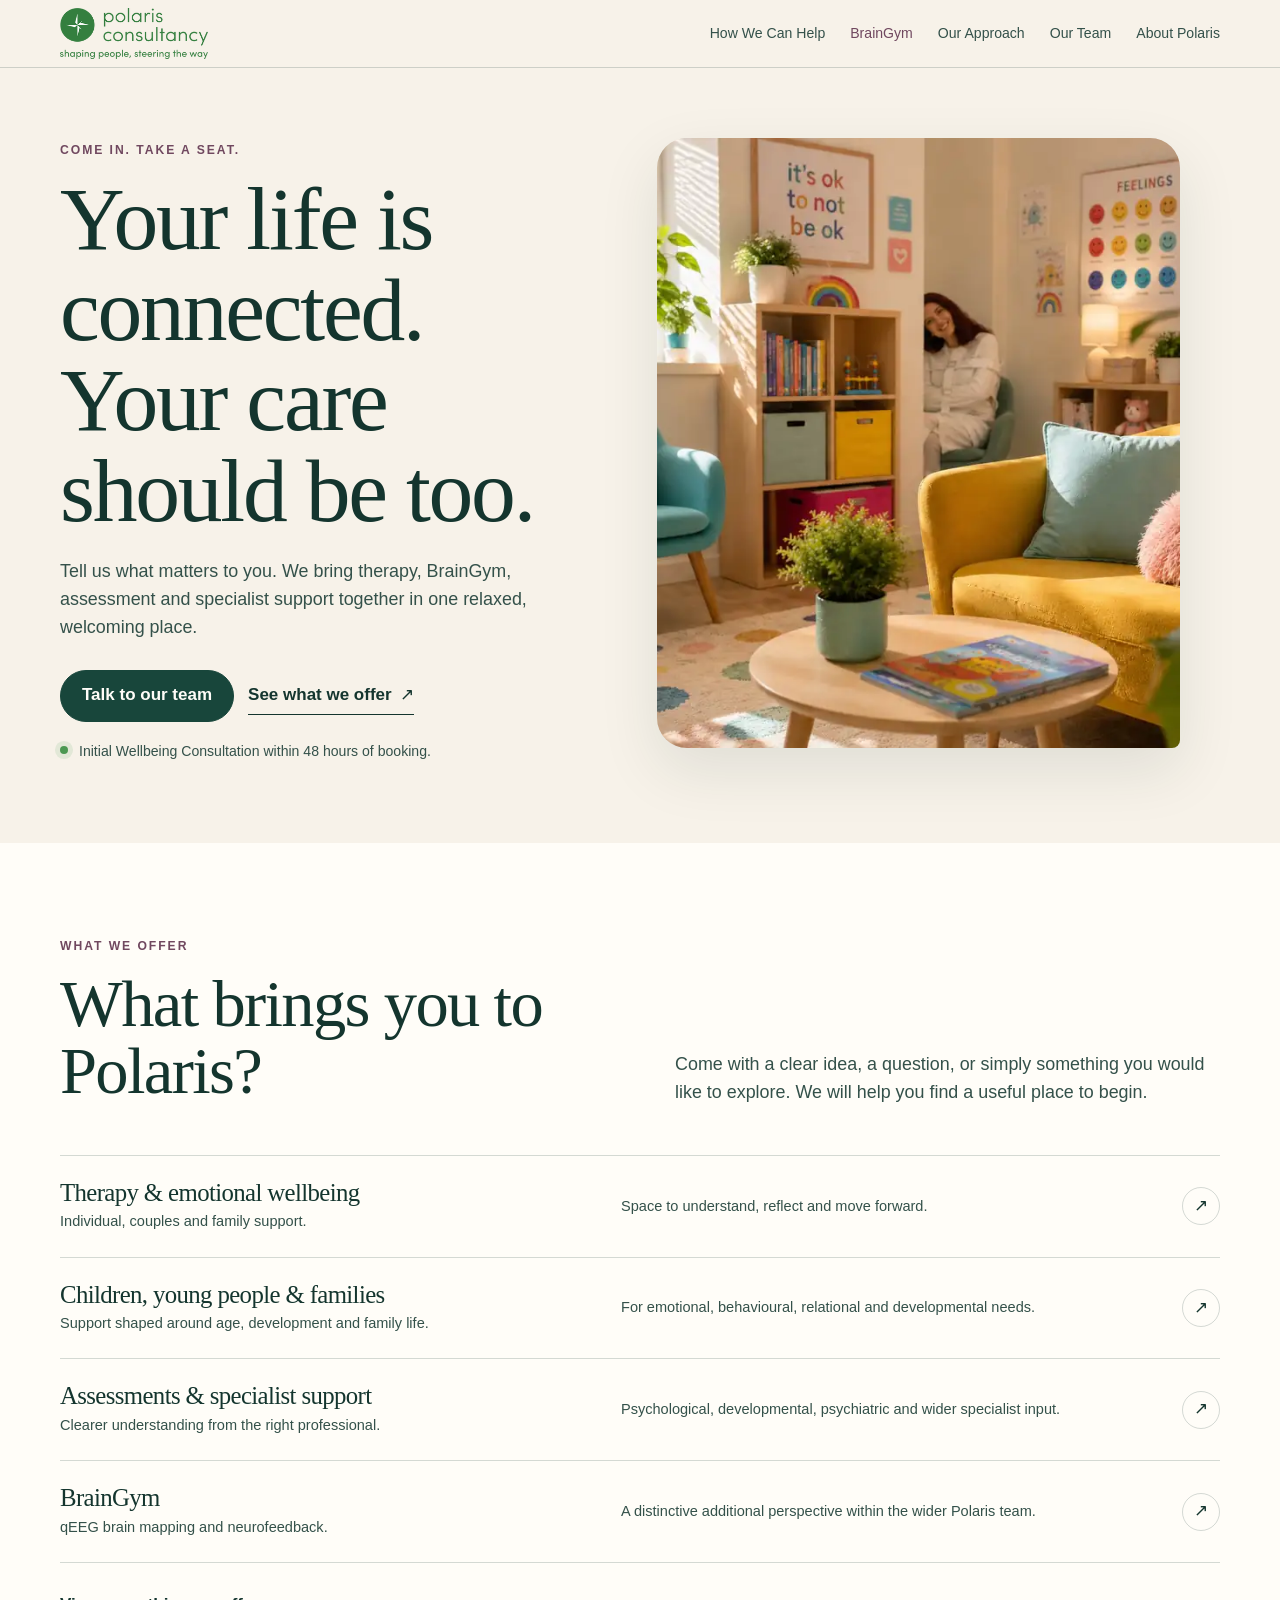
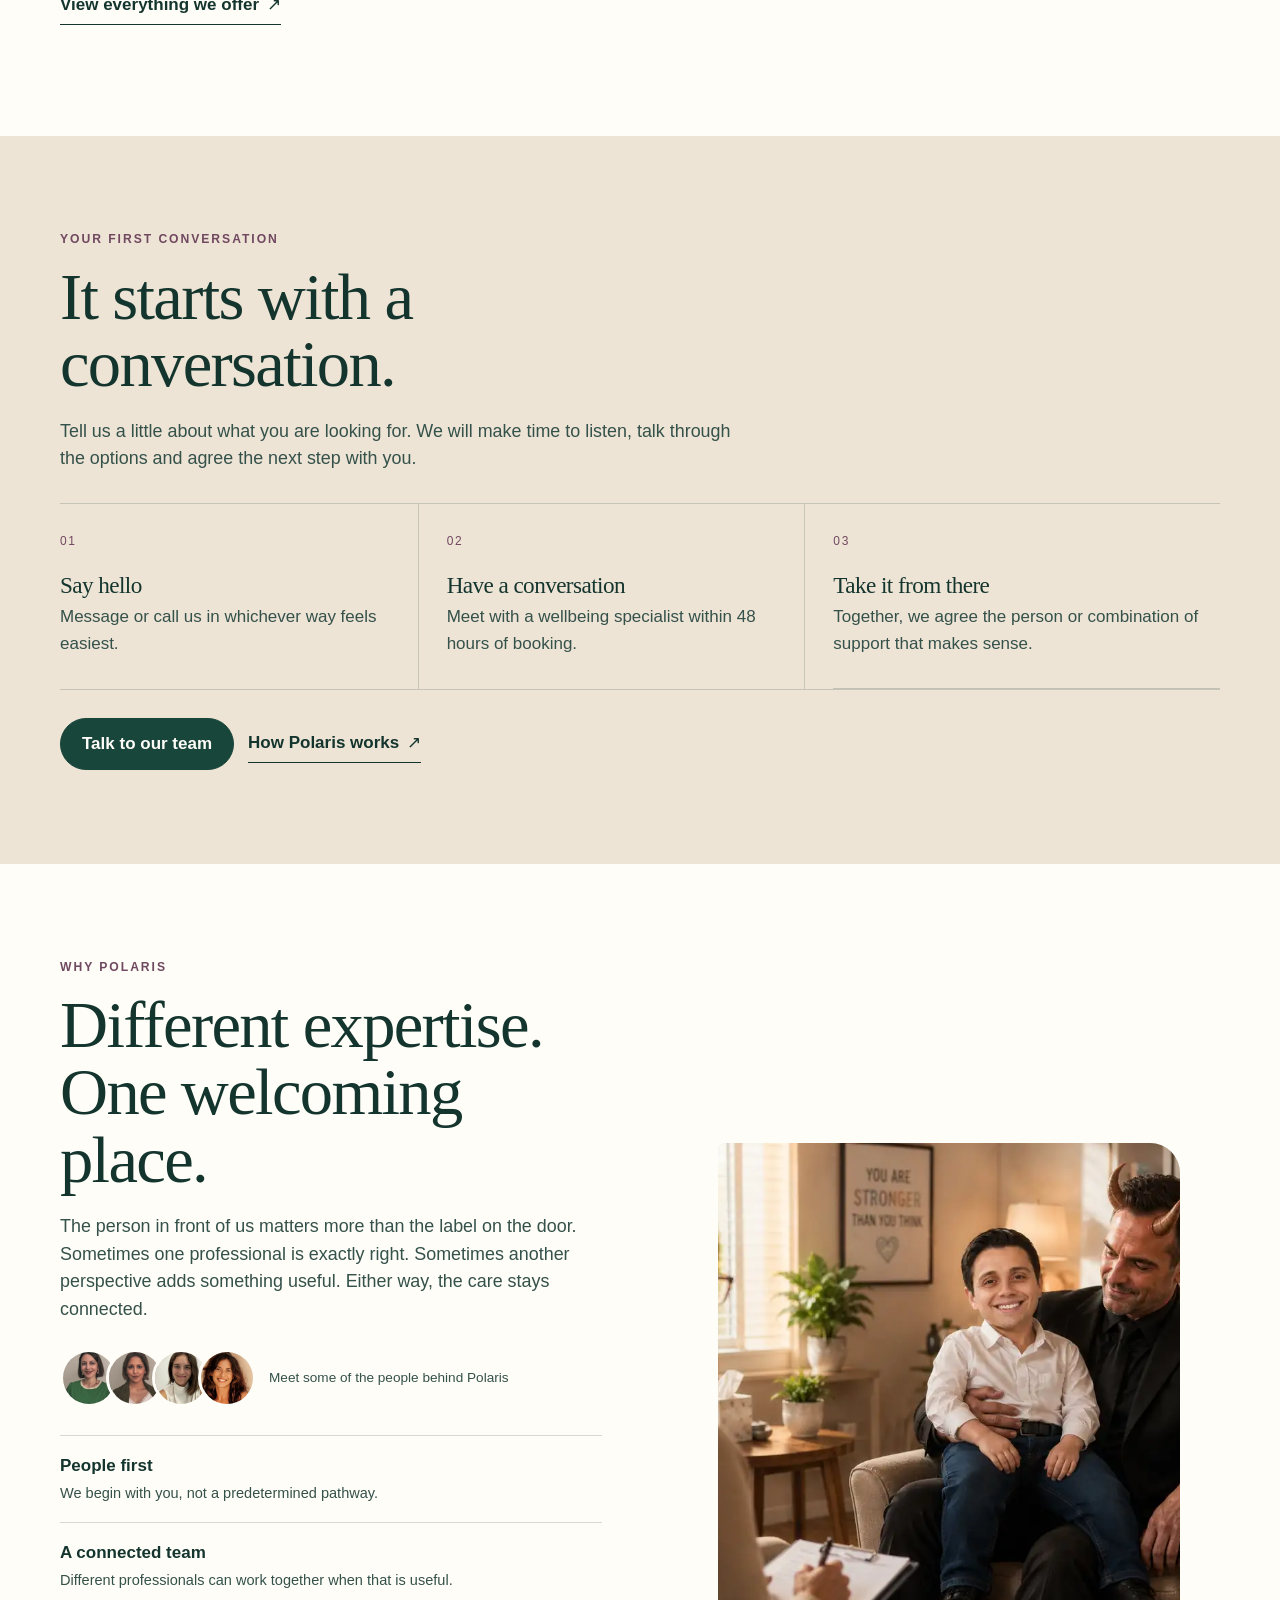
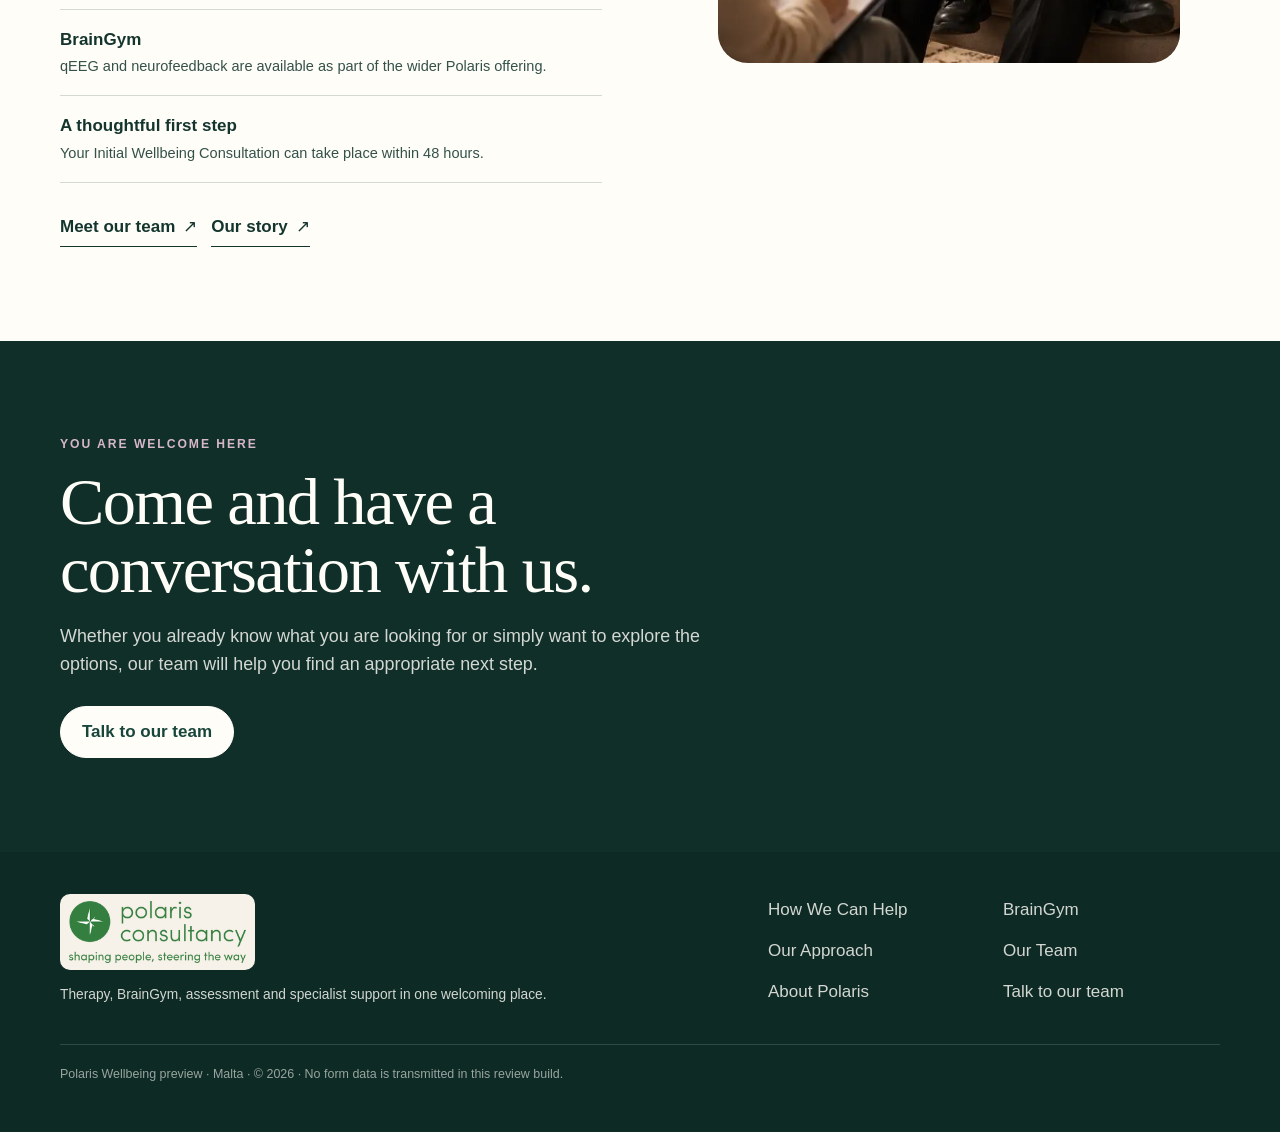
<file: index.html>
<!doctype html>
<html lang="en-GB">
<head>
  <meta charset="utf-8">
  <meta name="viewport" content="width=device-width, initial-scale=1, viewport-fit=cover">
  <meta name="robots" content="noindex,nofollow">
  <meta name="description" content="A warm, straightforward way to discover Polaris Wellbeing and start a conversation.">
  <meta name="theme-color" content="#f7f2e9">
  <title>Home | Polaris Wellbeing</title>
  <link rel="icon" href="assets/favicon.png" type="image/png">
  <link rel="stylesheet" href="styles.css">
  <script src="site.js" defer></script>
</head>
<body class="">
<a class="skip-link" href="#main">Skip to content</a>
<header class="site-header">
  <div class="shell header-inner">
    <a class="brand" href="index.html" aria-label="Polaris Wellbeing home">
      <img src="assets/polaris-mark.png" alt="" width="34" height="34">
    </a>
    <nav class="desktop-nav" aria-label="Primary navigation"><a href="how-we-can-help.html">How We Can Help</a><a href="braingym.html" class="nav-braingym">BrainGym</a><a href="our-approach.html">Our Approach</a><a href="our-team.html">Our Team</a><a href="about-polaris.html">About Polaris</a></nav>
    <button class="menu-toggle" type="button" aria-label="Open menu" aria-expanded="false" aria-controls="mobile-navigation" data-menu-toggle>
      <span class="menu-lines" aria-hidden="true"></span>
    </button>
  </div>
</header>
<nav class="mobile-nav" id="mobile-navigation" aria-label="Mobile navigation" data-mobile-nav>
  <a href="how-we-can-help.html">How We Can Help</a><a href="braingym.html" class="nav-braingym">BrainGym</a><a href="our-approach.html">Our Approach</a><a href="our-team.html">Our Team</a><a href="about-polaris.html">About Polaris</a>
  <a class="button button--wide" href="talk-to-our-team.html">Talk to our team</a>
</nav>
<main id="main">
  <section class="hero">
    <div class="shell hero-grid">
      <div class="hero-copy">
        <p class="eyebrow">Come in. Take a seat.</p>
        <h1>Your life is connected. Your care should be too.</h1>
        <p class="lead">Tell us what matters to you. We bring therapy, BrainGym, assessment and specialist support together in one relaxed, welcoming place.</p>
        <div class="actions">
          <a class="button" href="talk-to-our-team.html">Talk to our team</a>
          <a class="text-link" href="how-we-can-help.html">See what we offer</a>
        </div>
        <p class="promise">Initial Wellbeing Consultation within 48 hours of booking.</p>
      </div>
      <figure class="hero-media">
        <picture>
          <source media="(min-width:760px)" srcset="assets/hero-desktop.webp">
          <img src="assets/hero-mobile.webp" alt="A colourful, welcoming therapy room" width="600" height="700">
        </picture>
      </figure>
    </div>
  </section>

  <section class="section section--paper" aria-labelledby="offer-heading">
    <div class="shell">
      <div class="offers-head">
        <div>
          <p class="eyebrow">What we offer</p>
          <h2 id="offer-heading">What brings you to Polaris?</h2>
        </div>
        <p class="lead">Come with a clear idea, a question, or simply something you would like to explore. We will help you find a useful place to begin.</p>
      </div>
      <div class="offer-list">
        <a class="offer-row" href="how-we-can-help.html#therapy">
          <div><h3>Therapy & emotional wellbeing</h3><p>Individual, couples and family support.</p></div>
          <p>Space to understand, reflect and move forward.</p><span class="offer-arrow" aria-hidden="true">↗</span>
        </a>
        <a class="offer-row" href="how-we-can-help.html#young-people">
          <div><h3>Children, young people & families</h3><p>Support shaped around age, development and family life.</p></div>
          <p>For emotional, behavioural, relational and developmental needs.</p><span class="offer-arrow" aria-hidden="true">↗</span>
        </a>
        <a class="offer-row" href="how-we-can-help.html#assessment">
          <div><h3>Assessments & specialist support</h3><p>Clearer understanding from the right professional.</p></div>
          <p>Psychological, developmental, psychiatric and wider specialist input.</p><span class="offer-arrow" aria-hidden="true">↗</span>
        </a>
        <a class="offer-row" href="braingym.html">
          <div><h3>BrainGym</h3><p>qEEG brain mapping and neurofeedback.</p></div>
          <p>A distinctive additional perspective within the wider Polaris team.</p><span class="offer-arrow" aria-hidden="true">↗</span>
        </a>
      </div>
      <p class="offer-footer"><a class="text-link" href="how-we-can-help.html">View everything we offer</a></p>
    </div>
  </section>

  <section class="section section--sand" aria-labelledby="start-heading">
    <div class="shell">
      <div class="reading">
        <p class="eyebrow">Your first conversation</p>
        <h2 id="start-heading">It starts with a conversation.</h2>
        <p class="lead">Tell us a little about what you are looking for. We will make time to listen, talk through the options and agree the next step with you.</p>
      </div>
      <div class="steps">
        <article class="step"><span class="step-number">01</span><div><h3>Say hello</h3><p>Message or call us in whichever way feels easiest.</p></div></article>
        <article class="step"><span class="step-number">02</span><div><h3>Have a conversation</h3><p>Meet with a wellbeing specialist within 48 hours of booking.</p></div></article>
        <article class="step"><span class="step-number">03</span><div><h3>Take it from there</h3><p>Together, we agree the person or combination of support that makes sense.</p></div></article>
      </div>
      <div class="actions" style="margin-top:28px"><a class="button" href="talk-to-our-team.html">Talk to our team</a><a class="text-link" href="our-approach.html">How Polaris works</a></div>
    </div>
  </section>

  <section class="section section--paper" aria-labelledby="why-heading">
    <div class="shell polaris-grid">
      <div>
        <p class="eyebrow">Why Polaris</p>
        <h2 id="why-heading">Different expertise. One welcoming place.</h2>
        <p class="lead">The person in front of us matters more than the label on the door. Sometimes one professional is exactly right. Sometimes another perspective adds something useful. Either way, the care stays connected.</p>
        <div class="people-strip" aria-label="Some of the people at Polaris">
          <img src="assets/cher.webp" alt="Cher Engerer Kerr">
          <img src="assets/laura.webp" alt="Laura Sue Armeni">
          <img src="assets/stephanie.webp" alt="Stephanie Xuereb">
          <img src="assets/karen.webp" alt="Karen Theuma">
          <span>Meet some of the people behind Polaris</span>
        </div>
        <ul class="trust-list">
          <li><strong>People first</strong><span>We begin with you, not a predetermined pathway.</span></li>
          <li><strong>A connected team</strong><span>Different professionals can work together when that is useful.</span></li>
          <li><strong>BrainGym</strong><span>qEEG and neurofeedback are available as part of the wider Polaris offering.</span></li>
          <li><strong>A thoughtful first step</strong><span>Your Initial Wellbeing Consultation can take place within 48 hours.</span></li>
        </ul>
        <div class="actions" style="margin-top:26px"><a class="text-link" href="our-team.html">Meet our team</a><a class="text-link" href="about-polaris.html">Our story</a></div>
      </div>
      <figure class="polaris-photo"><img src="assets/polaris-space.webp" alt="A stylised therapy scene in a warm consultation room" width="760" height="760"></figure>
    </div>
  </section>

  <section class="section section--forest final-invite" aria-labelledby="invite-heading">
    <div class="shell">
      <div class="reading">
        <p class="eyebrow">You are welcome here</p>
        <h2 id="invite-heading">Come and have a conversation with us.</h2>
        <p class="lead">Whether you already know what you are looking for or simply want to explore the options, our team will help you find an appropriate next step.</p>
        <div class="actions"><a class="button button--light" href="talk-to-our-team.html">Talk to our team</a></div>
      </div>
    </div>
  </section>
</main>
<footer class="site-footer">
  <div class="shell">
    <div class="footer-grid">
      <div>
        <a class="footer-brand" href="index.html"><img src="assets/polaris-mark.png" alt=""></a>
        <p class="small">Therapy, BrainGym, assessment and specialist support in one welcoming place.</p>
      </div>
      <nav class="footer-links" aria-label="Footer navigation">
        <a href="how-we-can-help.html">How We Can Help</a>
        <a href="braingym.html">BrainGym</a>
        <a href="our-approach.html">Our Approach</a>
        <a href="our-team.html">Our Team</a>
        <a href="about-polaris.html">About Polaris</a>
        <a href="talk-to-our-team.html">Talk to our team</a>
      </nav>
    </div>
    <div class="footer-meta">Polaris Wellbeing preview · Malta · © <span data-year></span> · No form data is transmitted in this review build.</div>
  </div>
</footer>
<a class="mobile-contact" href="talk-to-our-team.html">Talk to our team</a>
</body>
</html>
</file>
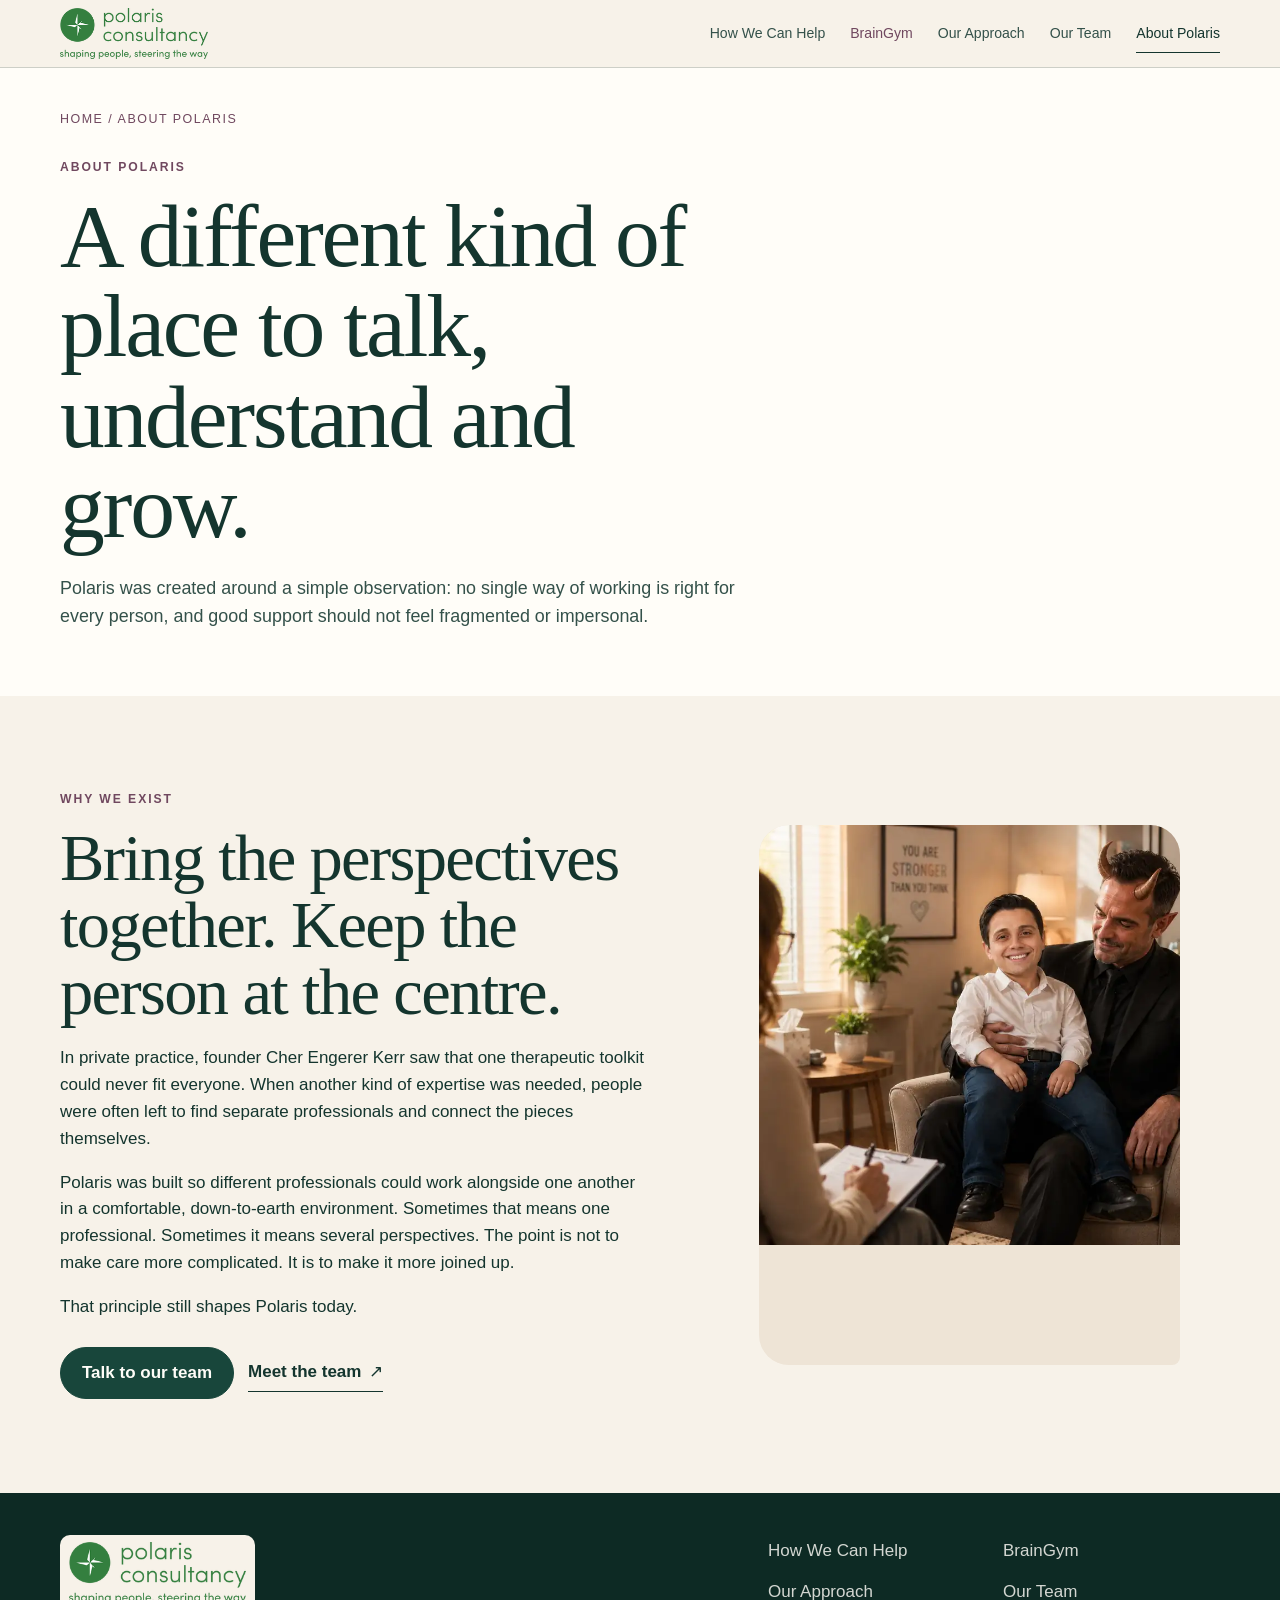
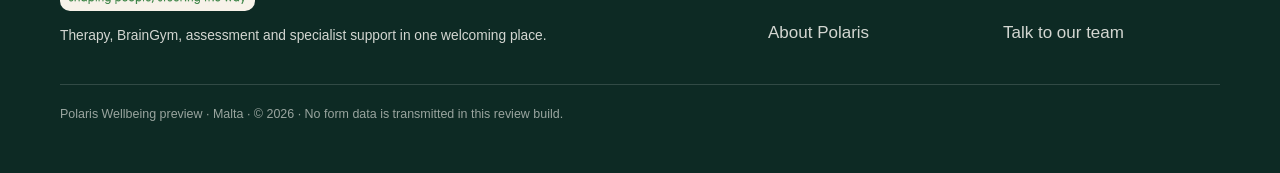
<file: about-polaris.html>
<!doctype html>
<html lang="en-GB">
<head>
  <meta charset="utf-8">
  <meta name="viewport" content="width=device-width, initial-scale=1, viewport-fit=cover">
  <meta name="robots" content="noindex,nofollow">
  <meta name="description" content="Why Polaris Wellbeing was created and what makes its connected approach different.">
  <meta name="theme-color" content="#f7f2e9">
  <title>About Polaris | Polaris Wellbeing</title>
  <link rel="icon" href="assets/favicon.png" type="image/png">
  <link rel="stylesheet" href="styles.css">
  <script src="site.js" defer></script>
</head>
<body class="">
<a class="skip-link" href="#main">Skip to content</a>
<header class="site-header">
  <div class="shell header-inner">
    <a class="brand" href="index.html" aria-label="Polaris Wellbeing home">
      <img src="assets/polaris-mark.png" alt="" width="34" height="34">
    </a>
    <nav class="desktop-nav" aria-label="Primary navigation"><a href="how-we-can-help.html">How We Can Help</a><a href="braingym.html" class="nav-braingym">BrainGym</a><a href="our-approach.html">Our Approach</a><a href="our-team.html">Our Team</a><a href="about-polaris.html" aria-current="page">About Polaris</a></nav>
    <button class="menu-toggle" type="button" aria-label="Open menu" aria-expanded="false" aria-controls="mobile-navigation" data-menu-toggle>
      <span class="menu-lines" aria-hidden="true"></span>
    </button>
  </div>
</header>
<nav class="mobile-nav" id="mobile-navigation" aria-label="Mobile navigation" data-mobile-nav>
  <a href="how-we-can-help.html">How We Can Help</a><a href="braingym.html" class="nav-braingym">BrainGym</a><a href="our-approach.html">Our Approach</a><a href="our-team.html">Our Team</a><a href="about-polaris.html" aria-current="page">About Polaris</a>
  <a class="button button--wide" href="talk-to-our-team.html">Talk to our team</a>
</nav>
<main id="main">
  <section class="page-hero section--paper"><div class="shell"><p class="breadcrumbs"><a href="index.html">Home</a> / About Polaris</p><div class="reading"><p class="eyebrow">About Polaris</p><h1>A different kind of place to talk, understand and grow.</h1><p class="lead">Polaris was created around a simple observation: no single way of working is right for every person, and good support should not feel fragmented or impersonal.</p></div></div></section>
  <section class="section"><div class="shell page-layout"><div><p class="eyebrow">Why we exist</p><h2>Bring the perspectives together. Keep the person at the centre.</h2><p>In private practice, founder Cher Engerer Kerr saw that one therapeutic toolkit could never fit everyone. When another kind of expertise was needed, people were often left to find separate professionals and connect the pieces themselves.</p><p>Polaris was built so different professionals could work alongside one another in a comfortable, down-to-earth environment. Sometimes that means one professional. Sometimes it means several perspectives. The point is not to make care more complicated. It is to make it more joined up.</p><p>That principle still shapes Polaris today.</p><div class="actions" style="margin-top:26px"><a class="button" href="talk-to-our-team.html">Talk to our team</a><a class="text-link" href="our-team.html">Meet the team</a></div></div><figure class="page-image"><img src="assets/polaris-space.webp" alt="The welcoming shared interior at Polaris Wellbeing"></figure></div></section>
</main>
<footer class="site-footer">
  <div class="shell">
    <div class="footer-grid">
      <div>
        <a class="footer-brand" href="index.html"><img src="assets/polaris-mark.png" alt=""></a>
        <p class="small">Therapy, BrainGym, assessment and specialist support in one welcoming place.</p>
      </div>
      <nav class="footer-links" aria-label="Footer navigation">
        <a href="how-we-can-help.html">How We Can Help</a>
        <a href="braingym.html">BrainGym</a>
        <a href="our-approach.html">Our Approach</a>
        <a href="our-team.html">Our Team</a>
        <a href="about-polaris.html">About Polaris</a>
        <a href="talk-to-our-team.html">Talk to our team</a>
      </nav>
    </div>
    <div class="footer-meta">Polaris Wellbeing preview · Malta · © <span data-year></span> · No form data is transmitted in this review build.</div>
  </div>
</footer>
<a class="mobile-contact" href="talk-to-our-team.html">Talk to our team</a>
</body>
</html>
</file>
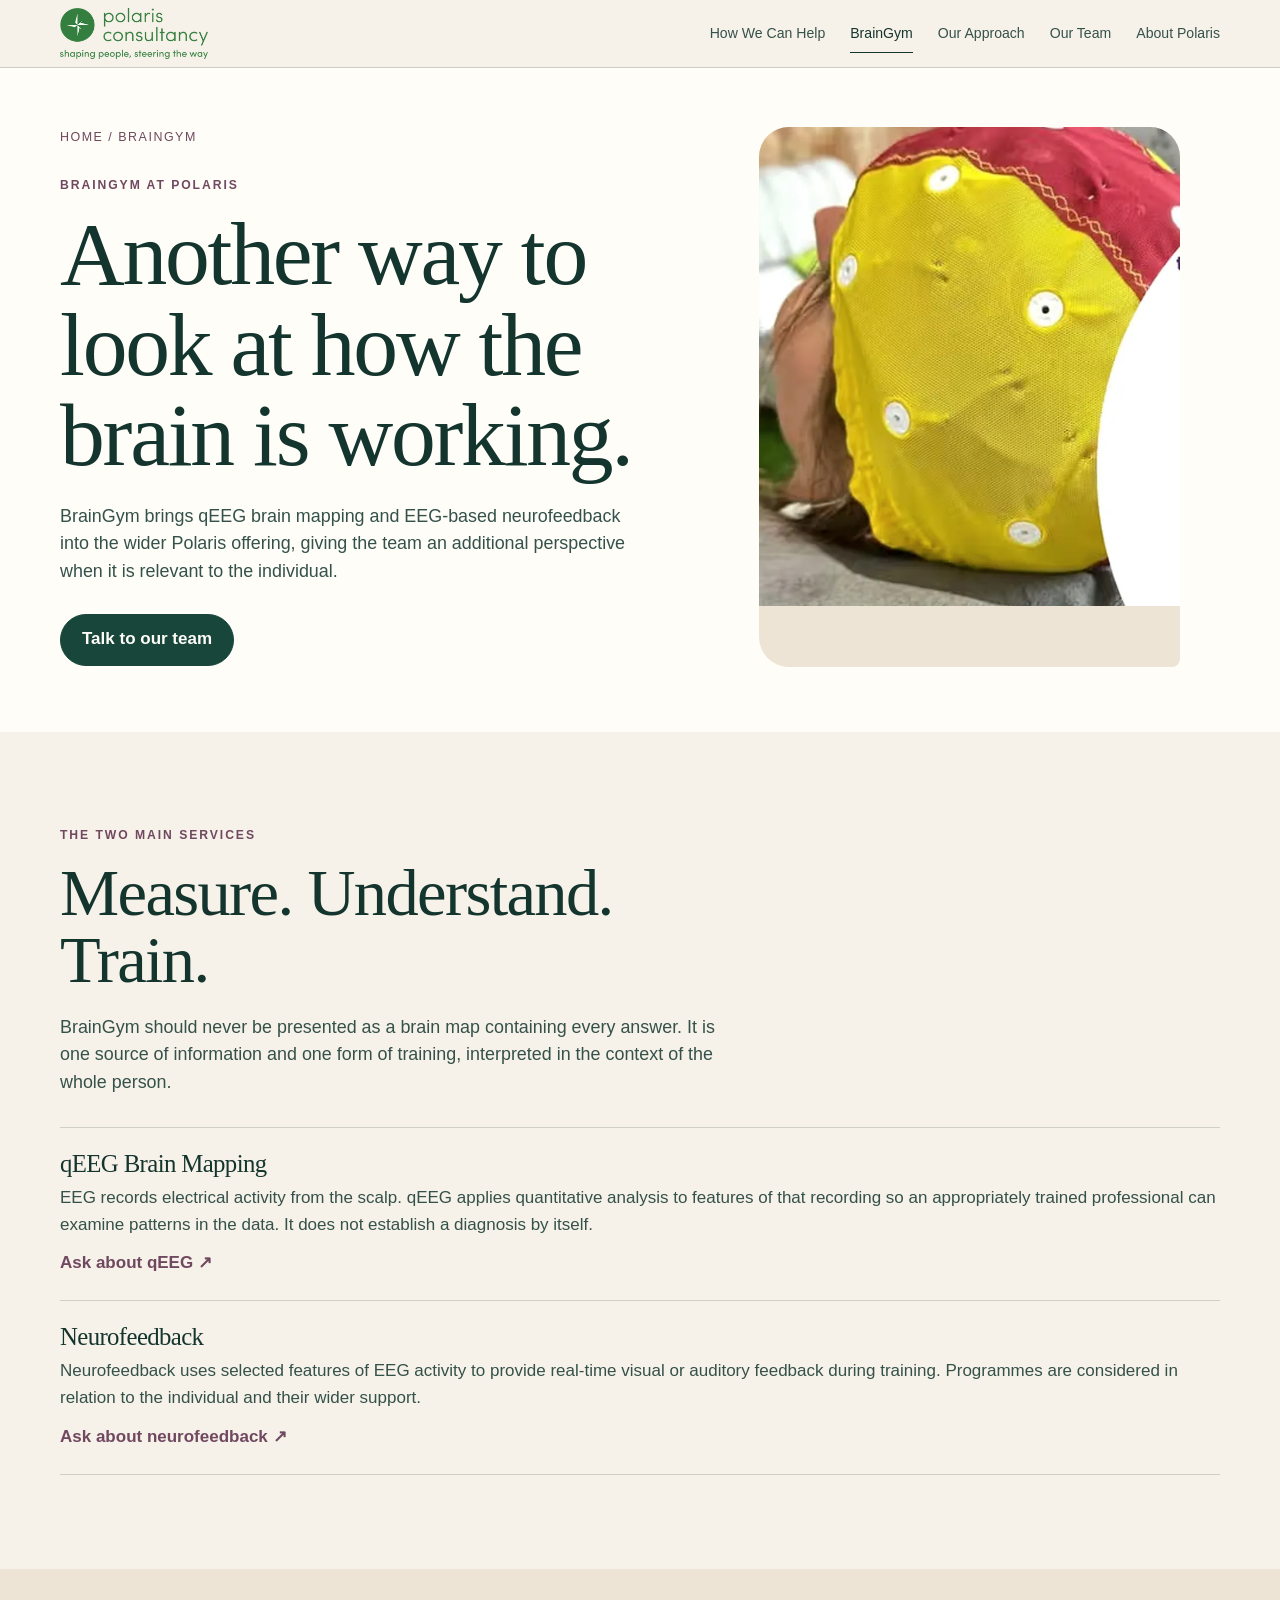
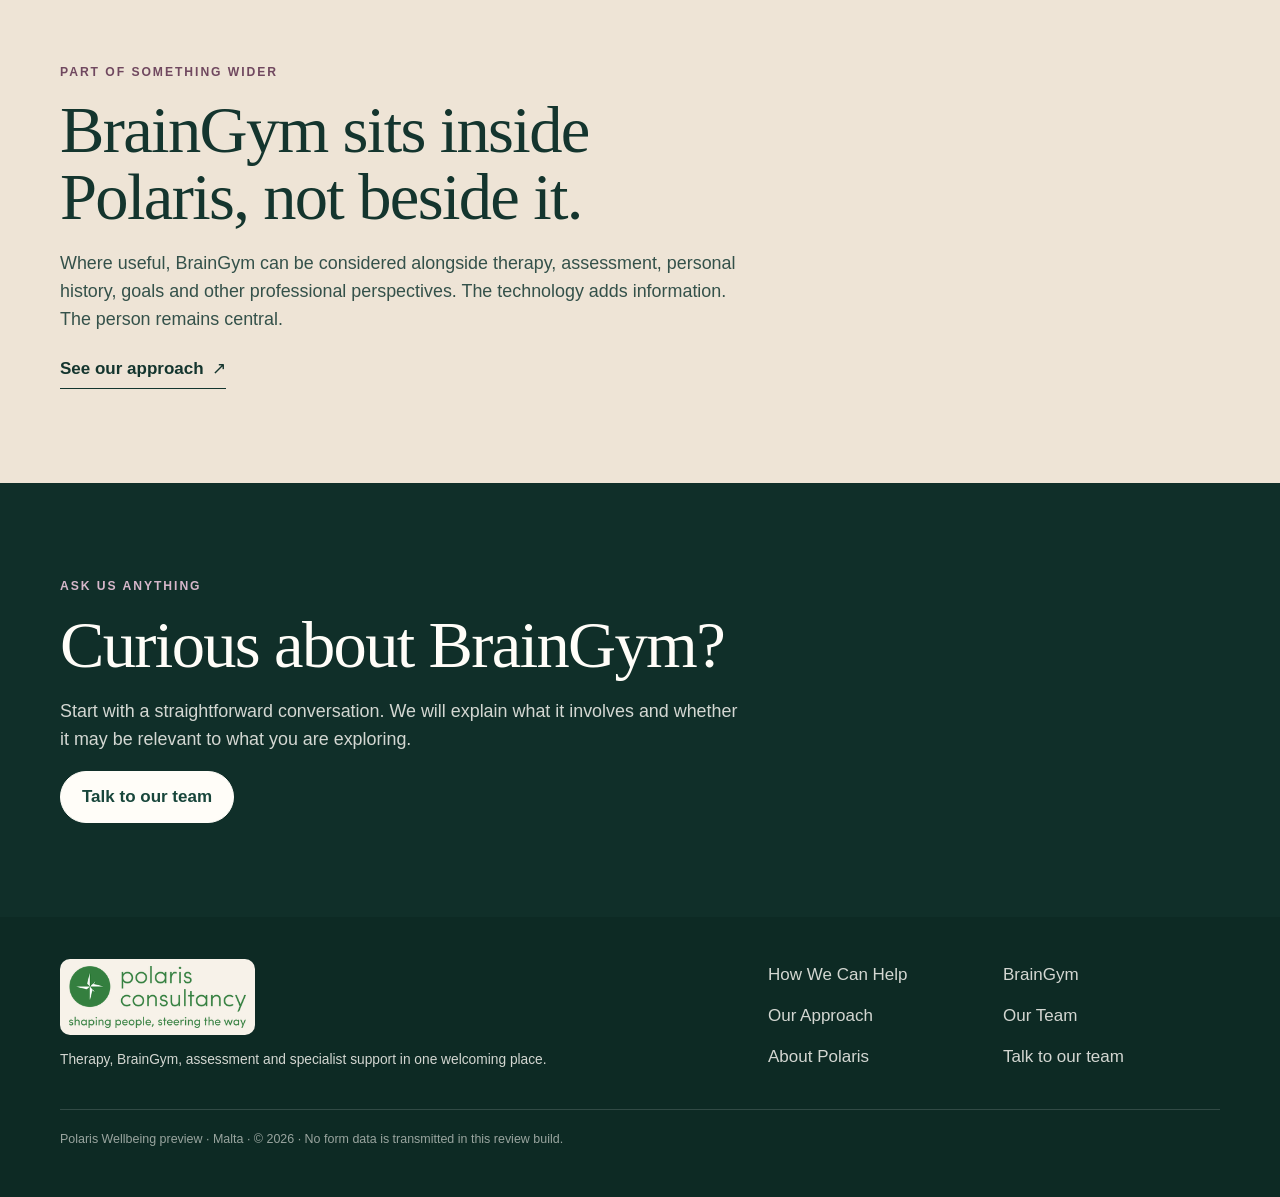
<file: braingym.html>
<!doctype html>
<html lang="en-GB">
<head>
  <meta charset="utf-8">
  <meta name="viewport" content="width=device-width, initial-scale=1, viewport-fit=cover">
  <meta name="robots" content="noindex,nofollow">
  <meta name="description" content="Explore qEEG brain mapping and neurofeedback at BrainGym, part of Polaris Wellbeing.">
  <meta name="theme-color" content="#f7f2e9">
  <title>BrainGym | Polaris Wellbeing</title>
  <link rel="icon" href="assets/favicon.png" type="image/png">
  <link rel="stylesheet" href="styles.css">
  <script src="site.js" defer></script>
</head>
<body class="">
<a class="skip-link" href="#main">Skip to content</a>
<header class="site-header">
  <div class="shell header-inner">
    <a class="brand" href="index.html" aria-label="Polaris Wellbeing home">
      <img src="assets/polaris-mark.png" alt="" width="34" height="34">
    </a>
    <nav class="desktop-nav" aria-label="Primary navigation"><a href="how-we-can-help.html">How We Can Help</a><a href="braingym.html" class="nav-braingym" aria-current="page">BrainGym</a><a href="our-approach.html">Our Approach</a><a href="our-team.html">Our Team</a><a href="about-polaris.html">About Polaris</a></nav>
    <button class="menu-toggle" type="button" aria-label="Open menu" aria-expanded="false" aria-controls="mobile-navigation" data-menu-toggle>
      <span class="menu-lines" aria-hidden="true"></span>
    </button>
  </div>
</header>
<nav class="mobile-nav" id="mobile-navigation" aria-label="Mobile navigation" data-mobile-nav>
  <a href="how-we-can-help.html">How We Can Help</a><a href="braingym.html" class="nav-braingym" aria-current="page">BrainGym</a><a href="our-approach.html">Our Approach</a><a href="our-team.html">Our Team</a><a href="about-polaris.html">About Polaris</a>
  <a class="button button--wide" href="talk-to-our-team.html">Talk to our team</a>
</nav>
<main id="main">
  <section class="page-hero section--paper">
    <div class="shell page-layout">
      <div><p class="breadcrumbs"><a href="index.html">Home</a> / BrainGym</p><p class="eyebrow">BrainGym at Polaris</p><h1>Another way to look at how the brain is working.</h1><p class="lead">BrainGym brings qEEG brain mapping and EEG-based neurofeedback into the wider Polaris offering, giving the team an additional perspective when it is relevant to the individual.</p><div class="actions" style="margin-top:28px"><a class="button" href="talk-to-our-team.html">Talk to our team</a></div></div>
      <figure class="page-image"><img src="assets/braingym-cap.webp" alt="EEG cap used during a BrainGym session" width="720" height="820"></figure>
    </div>
  </section>
  <section class="section"><div class="shell"><div class="reading"><p class="eyebrow">The two main services</p><h2>Measure. Understand. Train.</h2><p class="lead">BrainGym should never be presented as a brain map containing every answer. It is one source of information and one form of training, interpreted in the context of the whole person.</p></div>
    <div class="detail-list">
      <article class="detail-row"><h3>qEEG Brain Mapping</h3><p>EEG records electrical activity from the scalp. qEEG applies quantitative analysis to features of that recording so an appropriately trained professional can examine patterns in the data. It does not establish a diagnosis by itself.</p><a href="talk-to-our-team.html">Ask about qEEG ↗</a></article>
      <article class="detail-row"><h3>Neurofeedback</h3><p>Neurofeedback uses selected features of EEG activity to provide real-time visual or auditory feedback during training. Programmes are considered in relation to the individual and their wider support.</p><a href="talk-to-our-team.html">Ask about neurofeedback ↗</a></article>
    </div>
  </div></section>
  <section class="section section--sand"><div class="shell"><div class="reading"><p class="eyebrow">Part of something wider</p><h2>BrainGym sits inside Polaris, not beside it.</h2><p class="lead">Where useful, BrainGym can be considered alongside therapy, assessment, personal history, goals and other professional perspectives. The technology adds information. The person remains central.</p><a class="text-link" href="our-approach.html">See our approach</a></div></div></section>
  <section class="section section--forest"><div class="shell"><div class="reading"><p class="eyebrow">Ask us anything</p><h2>Curious about BrainGym?</h2><p class="lead">Start with a straightforward conversation. We will explain what it involves and whether it may be relevant to what you are exploring.</p><a class="button button--light" href="talk-to-our-team.html">Talk to our team</a></div></div></section>
</main>
<footer class="site-footer">
  <div class="shell">
    <div class="footer-grid">
      <div>
        <a class="footer-brand" href="index.html"><img src="assets/polaris-mark.png" alt=""></a>
        <p class="small">Therapy, BrainGym, assessment and specialist support in one welcoming place.</p>
      </div>
      <nav class="footer-links" aria-label="Footer navigation">
        <a href="how-we-can-help.html">How We Can Help</a>
        <a href="braingym.html">BrainGym</a>
        <a href="our-approach.html">Our Approach</a>
        <a href="our-team.html">Our Team</a>
        <a href="about-polaris.html">About Polaris</a>
        <a href="talk-to-our-team.html">Talk to our team</a>
      </nav>
    </div>
    <div class="footer-meta">Polaris Wellbeing preview · Malta · © <span data-year></span> · No form data is transmitted in this review build.</div>
  </div>
</footer>
<a class="mobile-contact" href="talk-to-our-team.html">Talk to our team</a>
</body>
</html>
</file>
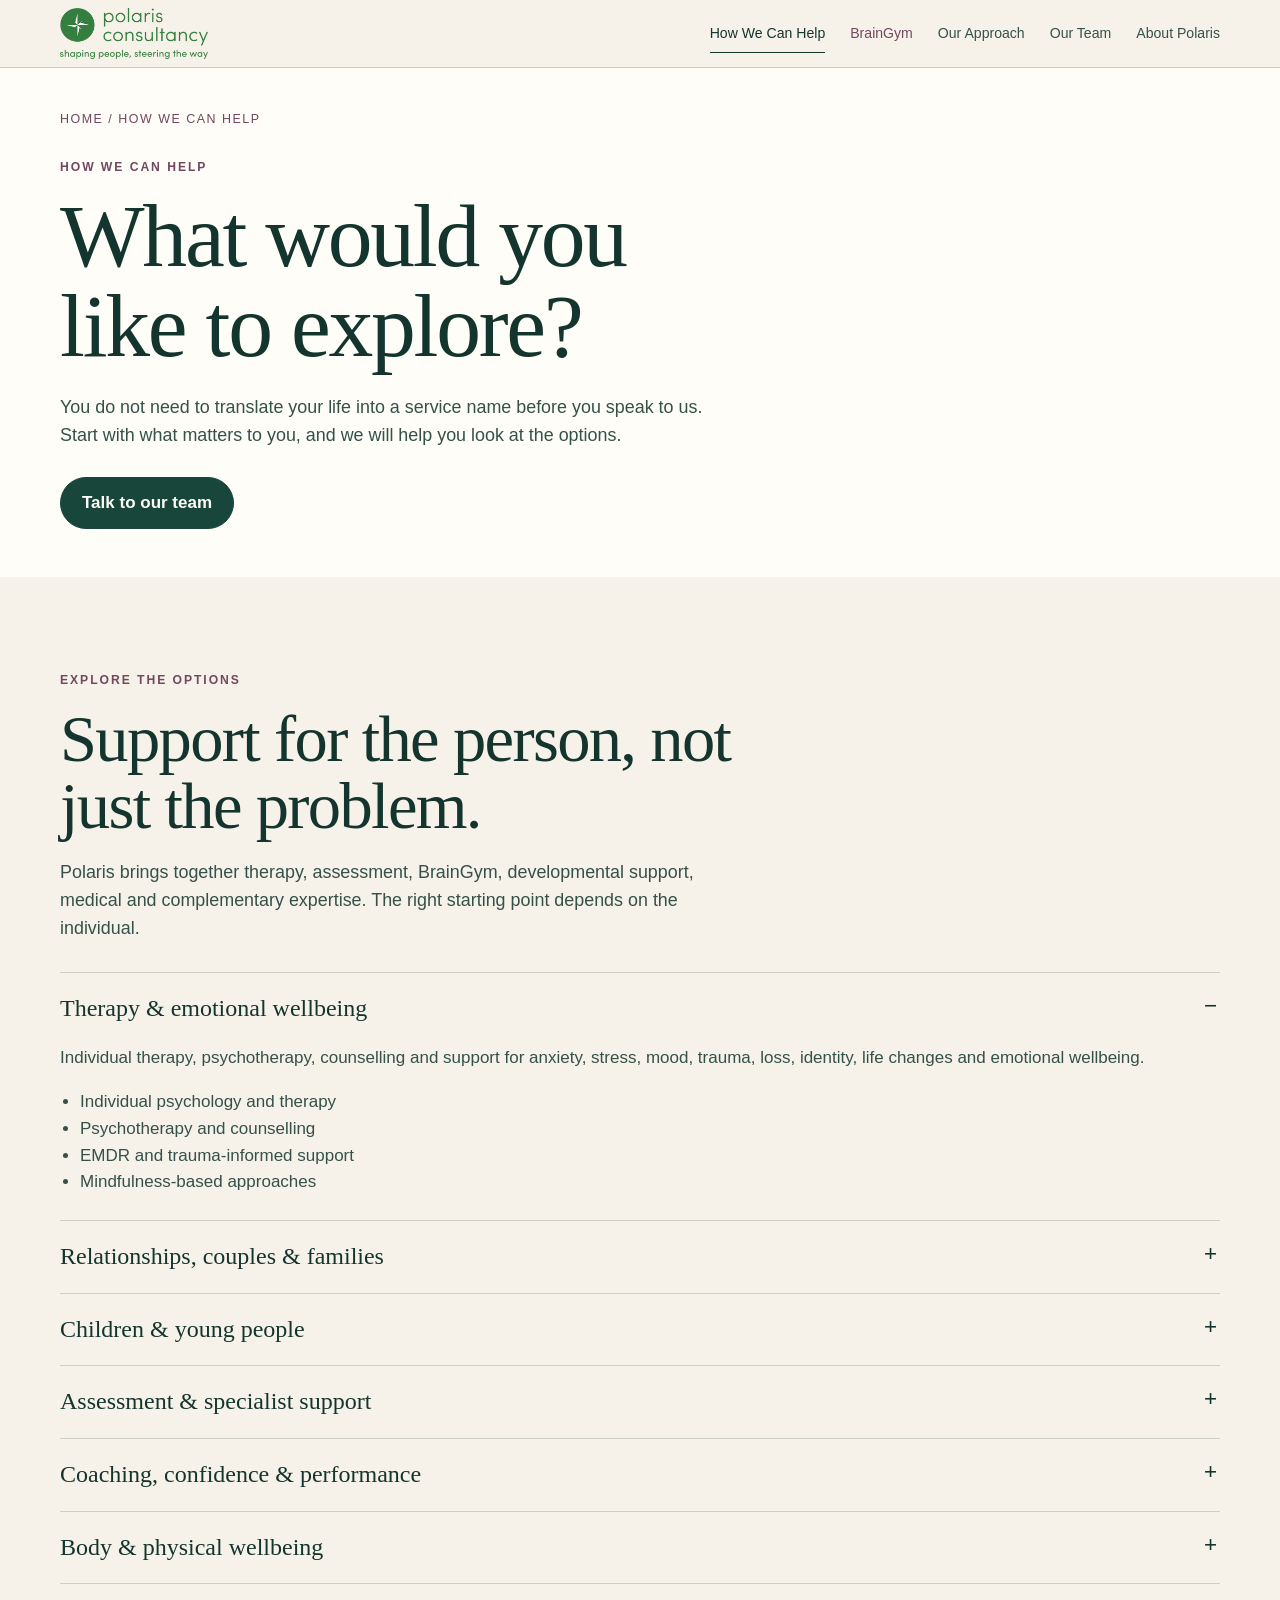
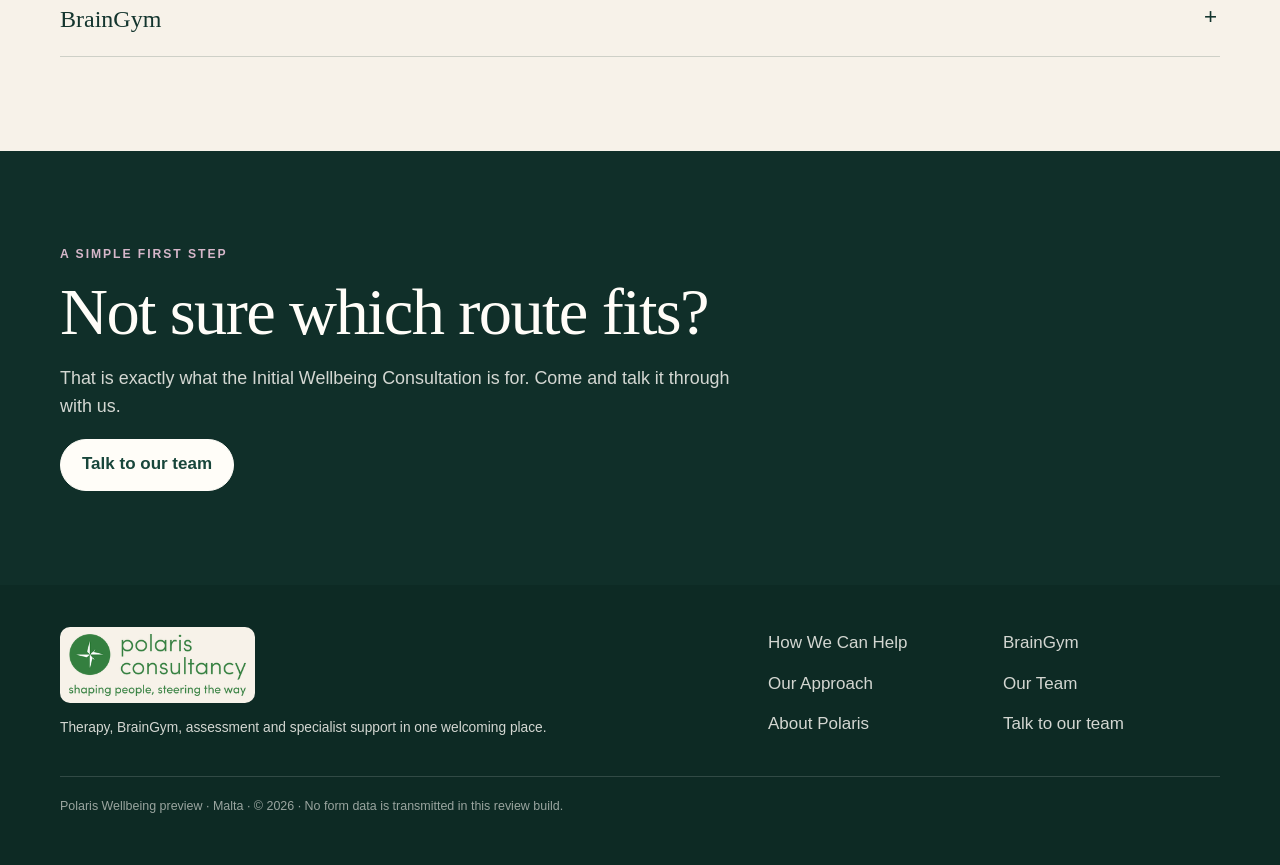
<file: how-we-can-help.html>
<!doctype html>
<html lang="en-GB">
<head>
  <meta charset="utf-8">
  <meta name="viewport" content="width=device-width, initial-scale=1, viewport-fit=cover">
  <meta name="robots" content="noindex,nofollow">
  <meta name="description" content="Explore the different ways Polaris Wellbeing can support adults, children, young people, couples and families.">
  <meta name="theme-color" content="#f7f2e9">
  <title>How We Can Help | Polaris Wellbeing</title>
  <link rel="icon" href="assets/favicon.png" type="image/png">
  <link rel="stylesheet" href="styles.css">
  <script src="site.js" defer></script>
</head>
<body class="">
<a class="skip-link" href="#main">Skip to content</a>
<header class="site-header">
  <div class="shell header-inner">
    <a class="brand" href="index.html" aria-label="Polaris Wellbeing home">
      <img src="assets/polaris-mark.png" alt="" width="34" height="34">
    </a>
    <nav class="desktop-nav" aria-label="Primary navigation"><a href="how-we-can-help.html" aria-current="page">How We Can Help</a><a href="braingym.html" class="nav-braingym">BrainGym</a><a href="our-approach.html">Our Approach</a><a href="our-team.html">Our Team</a><a href="about-polaris.html">About Polaris</a></nav>
    <button class="menu-toggle" type="button" aria-label="Open menu" aria-expanded="false" aria-controls="mobile-navigation" data-menu-toggle>
      <span class="menu-lines" aria-hidden="true"></span>
    </button>
  </div>
</header>
<nav class="mobile-nav" id="mobile-navigation" aria-label="Mobile navigation" data-mobile-nav>
  <a href="how-we-can-help.html" aria-current="page">How We Can Help</a><a href="braingym.html" class="nav-braingym">BrainGym</a><a href="our-approach.html">Our Approach</a><a href="our-team.html">Our Team</a><a href="about-polaris.html">About Polaris</a>
  <a class="button button--wide" href="talk-to-our-team.html">Talk to our team</a>
</nav>
<main id="main">
  <section class="page-hero section--paper">
    <div class="shell">
      <p class="breadcrumbs"><a href="index.html">Home</a> / How We Can Help</p>
      <div class="reading"><p class="eyebrow">How we can help</p><h1>What would you like to explore?</h1><p class="lead">You do not need to translate your life into a service name before you speak to us. Start with what matters to you, and we will help you look at the options.</p><div class="actions" style="margin-top:28px"><a class="button" href="talk-to-our-team.html">Talk to our team</a></div></div>
    </div>
  </section>
  <section class="section" id="therapy"><div class="shell"><div class="reading"><p class="eyebrow">Explore the options</p><h2>Support for the person, not just the problem.</h2><p class="lead">Polaris brings together therapy, assessment, BrainGym, developmental support, medical and complementary expertise. The right starting point depends on the individual.</p></div>
    <div class="service-accordion">
      <details open><summary>Therapy & emotional wellbeing</summary><div class="details-body"><p>Individual therapy, psychotherapy, counselling and support for anxiety, stress, mood, trauma, loss, identity, life changes and emotional wellbeing.</p><ul><li>Individual psychology and therapy</li><li>Psychotherapy and counselling</li><li>EMDR and trauma-informed support</li><li>Mindfulness-based approaches</li></ul></div></details>
      <details><summary>Relationships, couples & families</summary><div class="details-body"><p>Support with relationships, communication, parenting, separation, family dynamics and times of change.</p><ul><li>Couples and relationship therapy</li><li>Family therapy</li><li>Parent guidance and support</li></ul></div></details>
      <details id="young-people"><summary>Children & young people</summary><div class="details-body"><p>Psychological, developmental and therapeutic support shaped around the child or young person, with family involvement where useful.</p><ul><li>Emotional and behavioural support</li><li>Developmental and neurodiversity support</li><li>Speech and occupational support</li><li>Parent and family work</li></ul></div></details>
      <details id="assessment"><summary>Assessment & specialist support</summary><div class="details-body"><p>Assessment can help build a clearer picture and guide useful next steps. Available services include psychological, psychometric, developmental, psychiatric and other specialist input.</p><ul><li>ADHD, autism and neurodiversity</li><li>Psychological and psychometric assessment</li><li>Psychiatry and medical support</li><li>Occupational and speech-language assessment</li></ul></div></details>
      <details><summary>Coaching, confidence & performance</summary><div class="details-body"><p>Goal-focused support for personal development, career decisions, executive performance, confidence, neurodivergence and life transitions.</p></div></details>
      <details><summary>Body & physical wellbeing</summary><div class="details-body"><p>Physical, lifestyle and complementary wellbeing services can sit alongside the wider Polaris offering when they are relevant to the person.</p></div></details>
      <details><summary>BrainGym</summary><div class="details-body"><p>qEEG brain mapping and EEG-based neurofeedback provide an additional specialist perspective within Polaris.</p><p><a href="braingym.html">Explore BrainGym ↗</a></p></div></details>
    </div>
  </div></section>
  <section class="section section--forest"><div class="shell"><div class="reading"><p class="eyebrow">A simple first step</p><h2>Not sure which route fits?</h2><p class="lead">That is exactly what the Initial Wellbeing Consultation is for. Come and talk it through with us.</p><a class="button button--light" href="talk-to-our-team.html">Talk to our team</a></div></div></section>
</main>
<footer class="site-footer">
  <div class="shell">
    <div class="footer-grid">
      <div>
        <a class="footer-brand" href="index.html"><img src="assets/polaris-mark.png" alt=""></a>
        <p class="small">Therapy, BrainGym, assessment and specialist support in one welcoming place.</p>
      </div>
      <nav class="footer-links" aria-label="Footer navigation">
        <a href="how-we-can-help.html">How We Can Help</a>
        <a href="braingym.html">BrainGym</a>
        <a href="our-approach.html">Our Approach</a>
        <a href="our-team.html">Our Team</a>
        <a href="about-polaris.html">About Polaris</a>
        <a href="talk-to-our-team.html">Talk to our team</a>
      </nav>
    </div>
    <div class="footer-meta">Polaris Wellbeing preview · Malta · © <span data-year></span> · No form data is transmitted in this review build.</div>
  </div>
</footer>
<a class="mobile-contact" href="talk-to-our-team.html">Talk to our team</a>
</body>
</html>
</file>
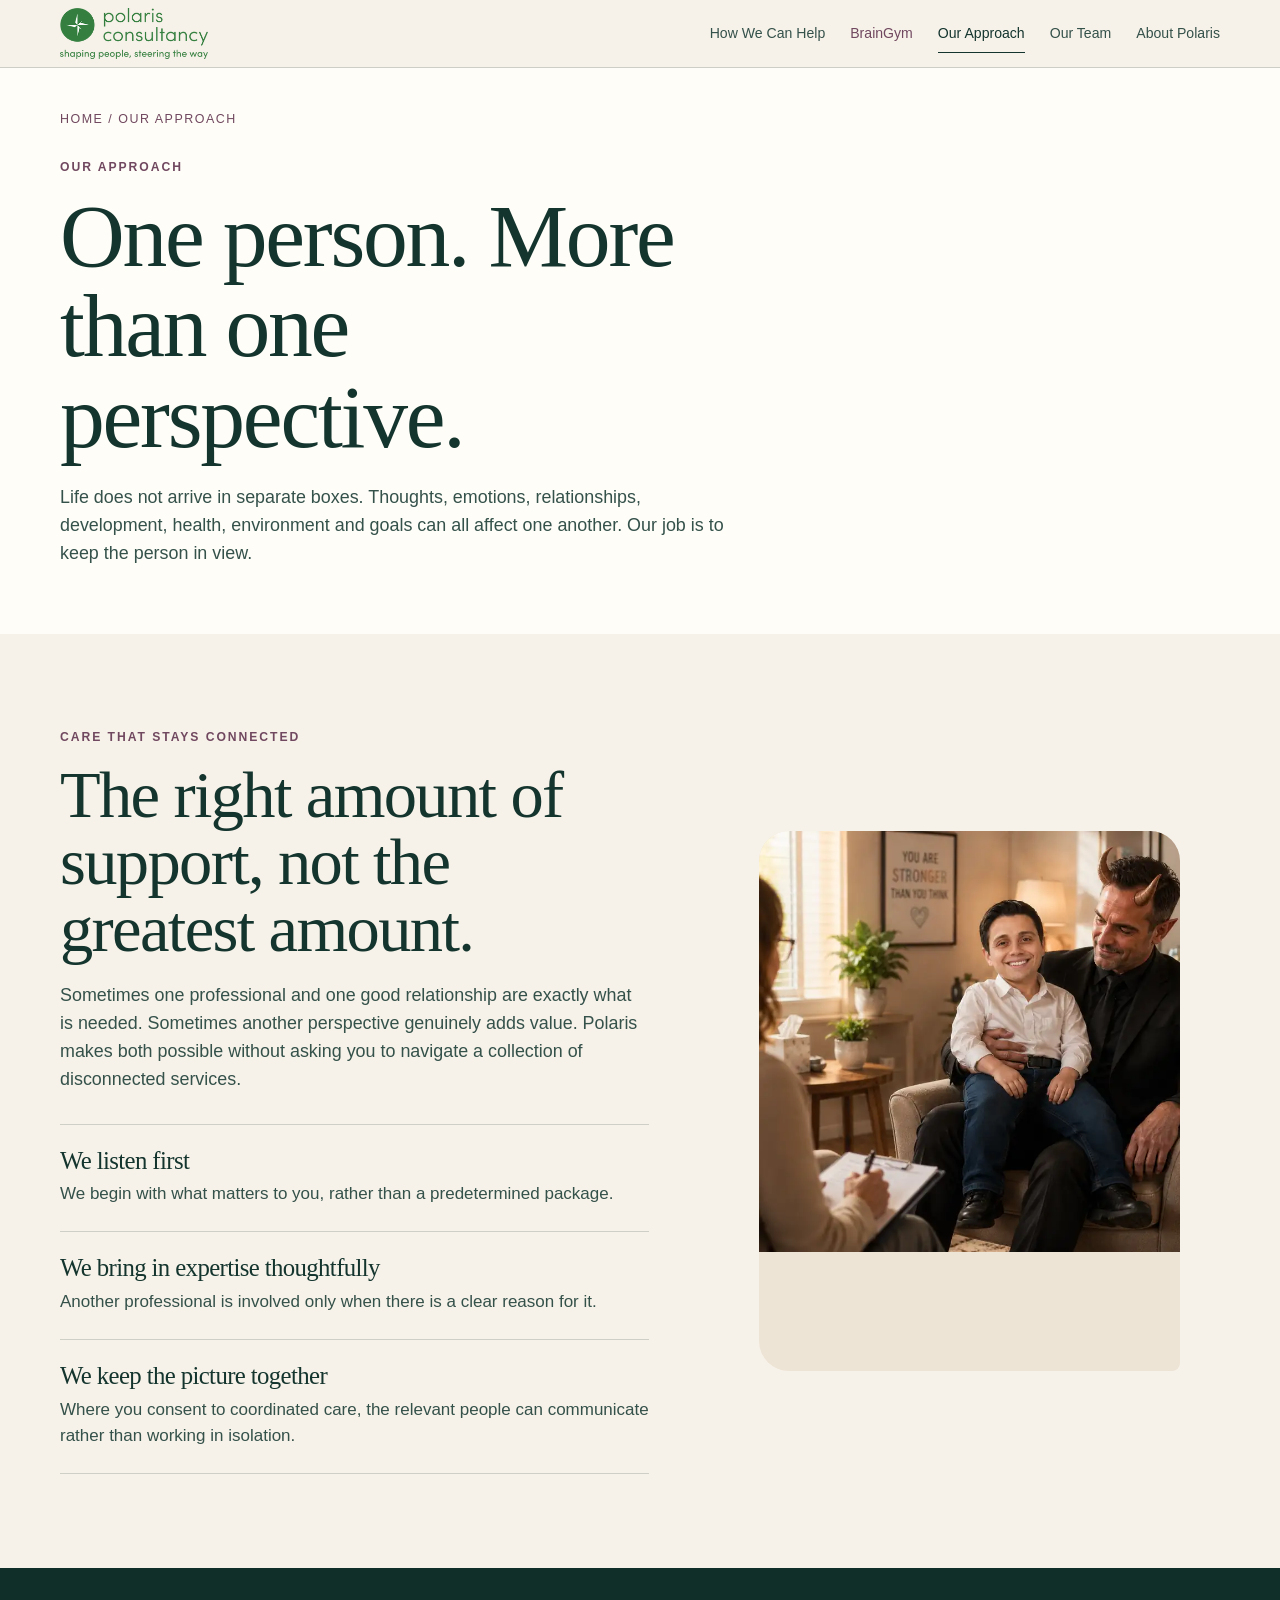
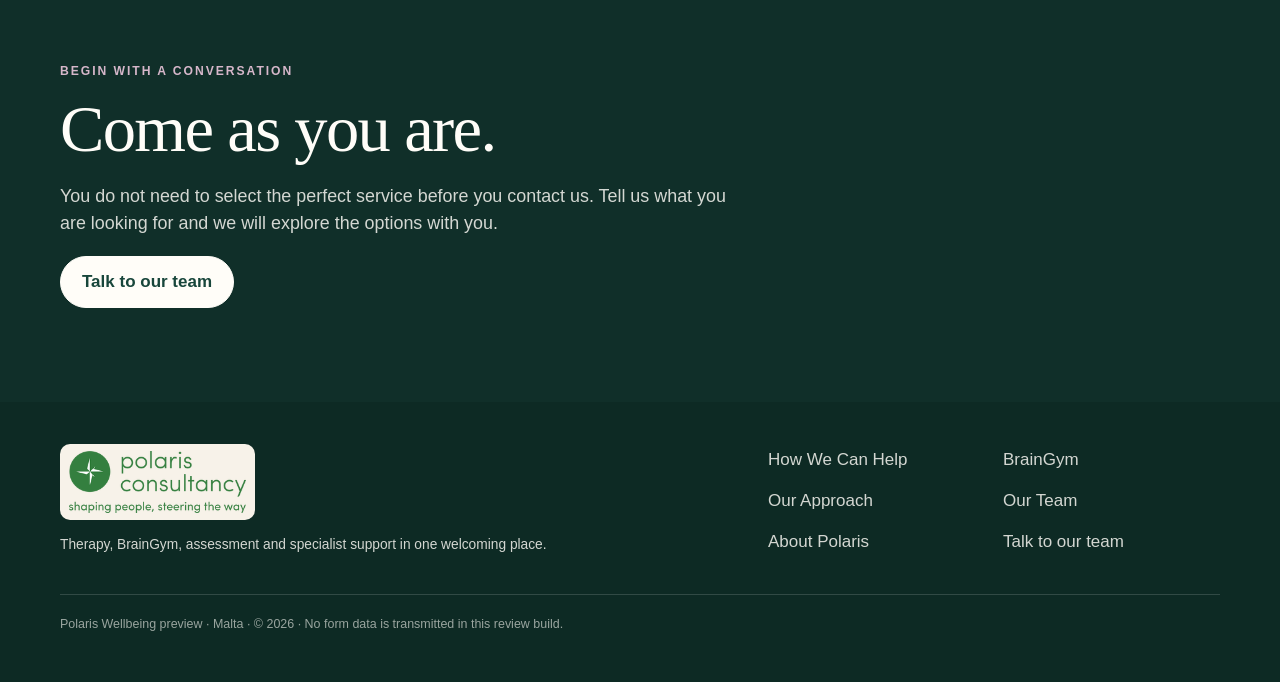
<file: our-approach.html>
<!doctype html>
<html lang="en-GB">
<head>
  <meta charset="utf-8">
  <meta name="viewport" content="width=device-width, initial-scale=1, viewport-fit=cover">
  <meta name="robots" content="noindex,nofollow">
  <meta name="description" content="How Polaris Wellbeing brings different professional perspectives together around the individual.">
  <meta name="theme-color" content="#f7f2e9">
  <title>Our Approach | Polaris Wellbeing</title>
  <link rel="icon" href="assets/favicon.png" type="image/png">
  <link rel="stylesheet" href="styles.css">
  <script src="site.js" defer></script>
</head>
<body class="">
<a class="skip-link" href="#main">Skip to content</a>
<header class="site-header">
  <div class="shell header-inner">
    <a class="brand" href="index.html" aria-label="Polaris Wellbeing home">
      <img src="assets/polaris-mark.png" alt="" width="34" height="34">
    </a>
    <nav class="desktop-nav" aria-label="Primary navigation"><a href="how-we-can-help.html">How We Can Help</a><a href="braingym.html" class="nav-braingym">BrainGym</a><a href="our-approach.html" aria-current="page">Our Approach</a><a href="our-team.html">Our Team</a><a href="about-polaris.html">About Polaris</a></nav>
    <button class="menu-toggle" type="button" aria-label="Open menu" aria-expanded="false" aria-controls="mobile-navigation" data-menu-toggle>
      <span class="menu-lines" aria-hidden="true"></span>
    </button>
  </div>
</header>
<nav class="mobile-nav" id="mobile-navigation" aria-label="Mobile navigation" data-mobile-nav>
  <a href="how-we-can-help.html">How We Can Help</a><a href="braingym.html" class="nav-braingym">BrainGym</a><a href="our-approach.html" aria-current="page">Our Approach</a><a href="our-team.html">Our Team</a><a href="about-polaris.html">About Polaris</a>
  <a class="button button--wide" href="talk-to-our-team.html">Talk to our team</a>
</nav>
<main id="main">
  <section class="page-hero section--paper"><div class="shell"><p class="breadcrumbs"><a href="index.html">Home</a> / Our Approach</p><div class="reading"><p class="eyebrow">Our approach</p><h1>One person. More than one perspective.</h1><p class="lead">Life does not arrive in separate boxes. Thoughts, emotions, relationships, development, health, environment and goals can all affect one another. Our job is to keep the person in view.</p></div></div></section>
  <section class="section"><div class="shell page-layout"><div><p class="eyebrow">Care that stays connected</p><h2>The right amount of support, not the greatest amount.</h2><p class="lead">Sometimes one professional and one good relationship are exactly what is needed. Sometimes another perspective genuinely adds value. Polaris makes both possible without asking you to navigate a collection of disconnected services.</p><div class="detail-list"><article class="detail-row"><h3>We listen first</h3><p>We begin with what matters to you, rather than a predetermined package.</p></article><article class="detail-row"><h3>We bring in expertise thoughtfully</h3><p>Another professional is involved only when there is a clear reason for it.</p></article><article class="detail-row"><h3>We keep the picture together</h3><p>Where you consent to coordinated care, the relevant people can communicate rather than working in isolation.</p></article></div></div><figure class="page-image"><img src="assets/polaris-space.webp" alt="A shared, relaxed space inside Polaris Wellbeing"></figure></div></section>
  <section class="section section--forest"><div class="shell"><div class="reading"><p class="eyebrow">Begin with a conversation</p><h2>Come as you are.</h2><p class="lead">You do not need to select the perfect service before you contact us. Tell us what you are looking for and we will explore the options with you.</p><a class="button button--light" href="talk-to-our-team.html">Talk to our team</a></div></div></section>
</main>
<footer class="site-footer">
  <div class="shell">
    <div class="footer-grid">
      <div>
        <a class="footer-brand" href="index.html"><img src="assets/polaris-mark.png" alt=""></a>
        <p class="small">Therapy, BrainGym, assessment and specialist support in one welcoming place.</p>
      </div>
      <nav class="footer-links" aria-label="Footer navigation">
        <a href="how-we-can-help.html">How We Can Help</a>
        <a href="braingym.html">BrainGym</a>
        <a href="our-approach.html">Our Approach</a>
        <a href="our-team.html">Our Team</a>
        <a href="about-polaris.html">About Polaris</a>
        <a href="talk-to-our-team.html">Talk to our team</a>
      </nav>
    </div>
    <div class="footer-meta">Polaris Wellbeing preview · Malta · © <span data-year></span> · No form data is transmitted in this review build.</div>
  </div>
</footer>
<a class="mobile-contact" href="talk-to-our-team.html">Talk to our team</a>
</body>
</html>
</file>
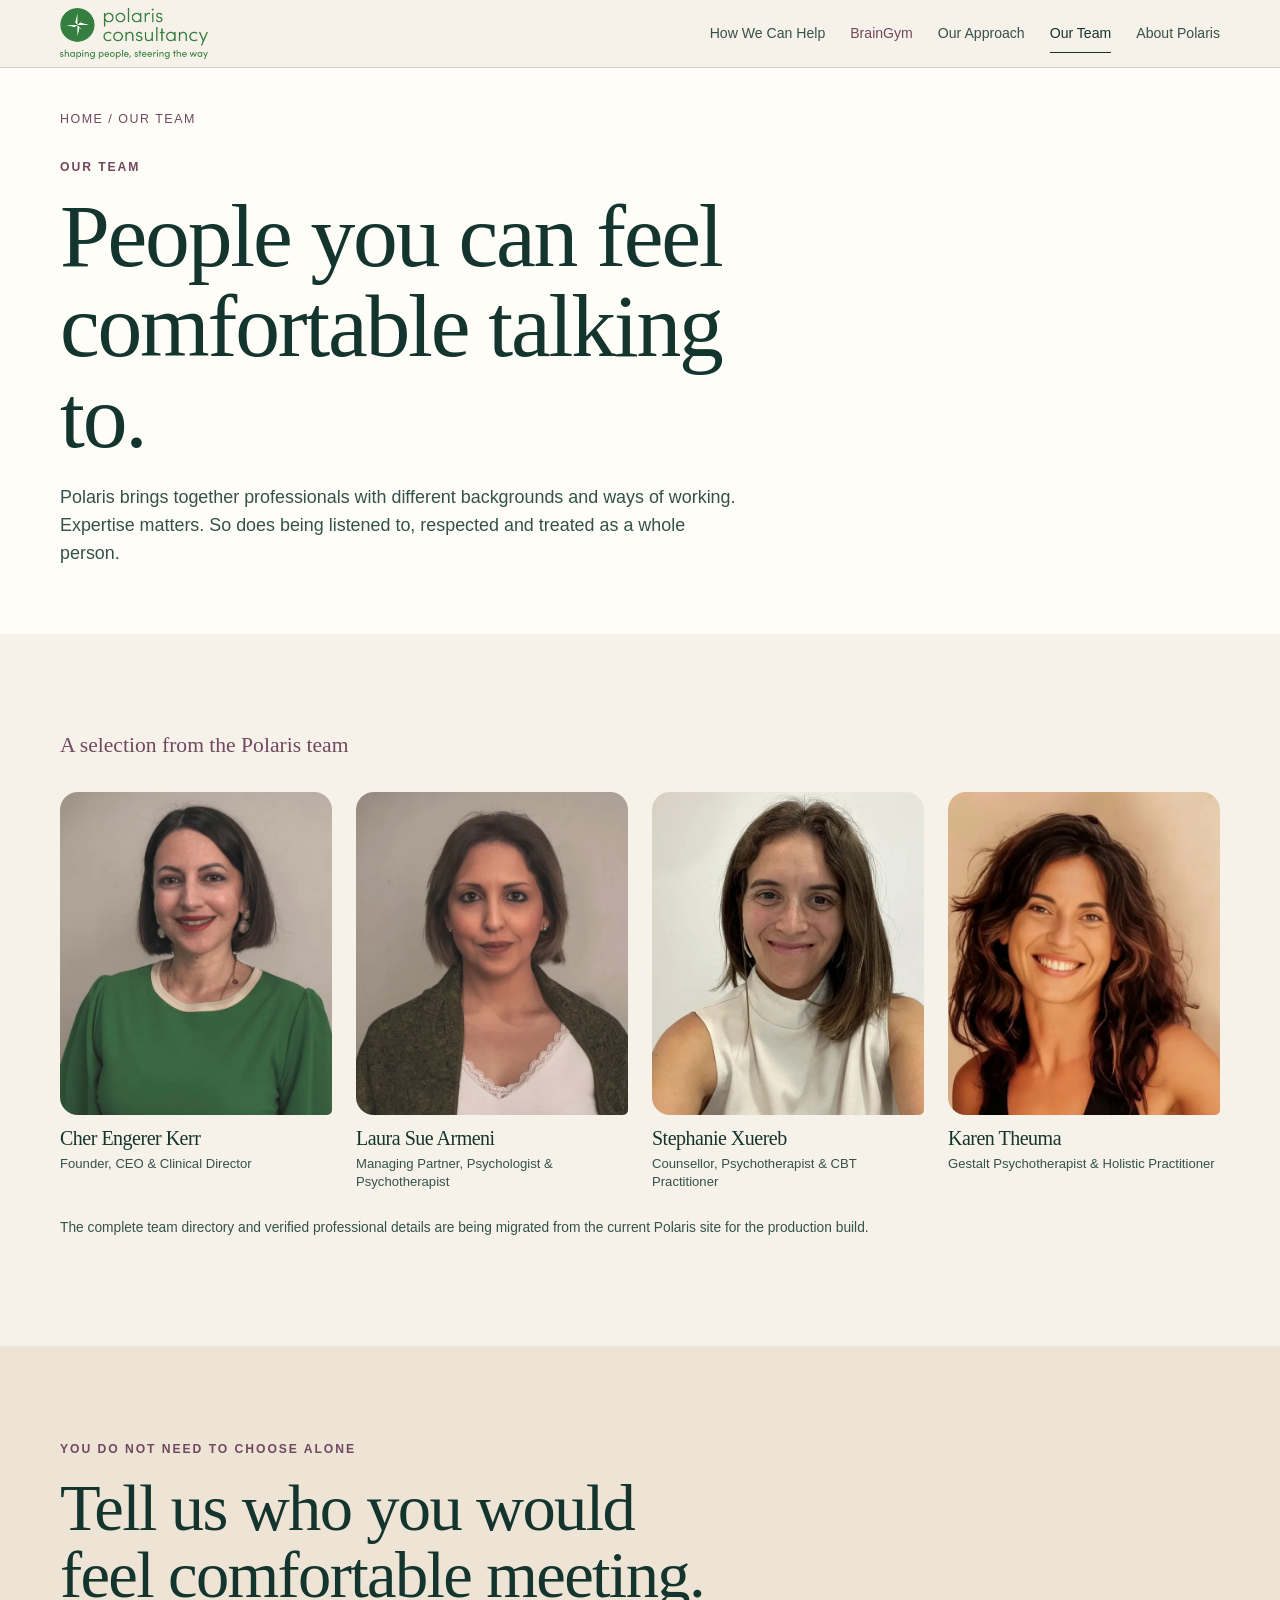
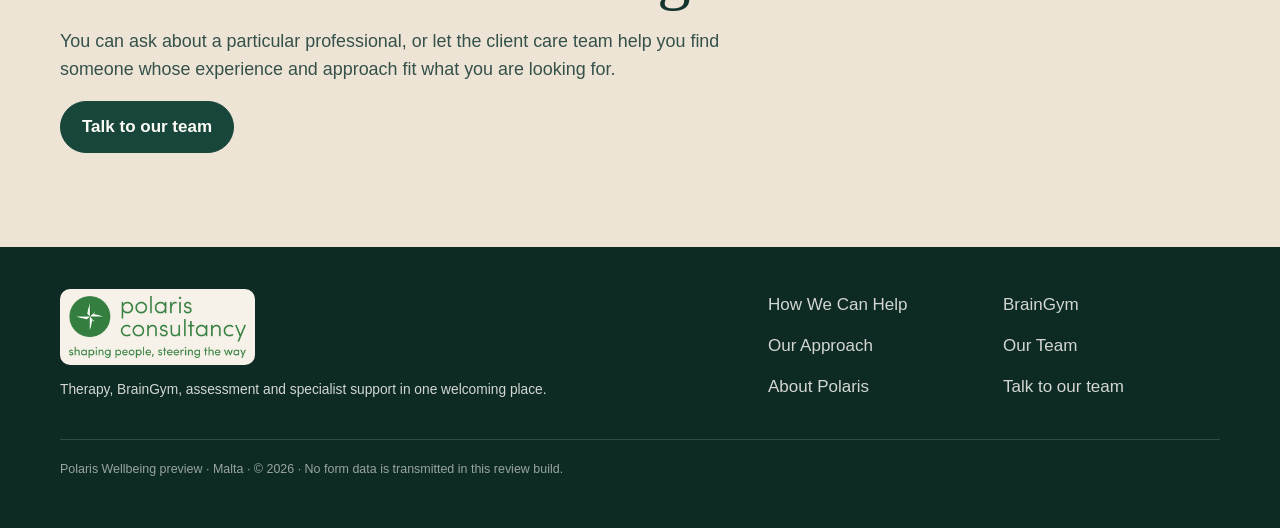
<file: our-team.html>
<!doctype html>
<html lang="en-GB">
<head>
  <meta charset="utf-8">
  <meta name="viewport" content="width=device-width, initial-scale=1, viewport-fit=cover">
  <meta name="robots" content="noindex,nofollow">
  <meta name="description" content="Meet some of the professionals who make up Polaris Wellbeing.">
  <meta name="theme-color" content="#f7f2e9">
  <title>Our Team | Polaris Wellbeing</title>
  <link rel="icon" href="assets/favicon.png" type="image/png">
  <link rel="stylesheet" href="styles.css">
  <script src="site.js" defer></script>
</head>
<body class="">
<a class="skip-link" href="#main">Skip to content</a>
<header class="site-header">
  <div class="shell header-inner">
    <a class="brand" href="index.html" aria-label="Polaris Wellbeing home">
      <img src="assets/polaris-mark.png" alt="" width="34" height="34">
    </a>
    <nav class="desktop-nav" aria-label="Primary navigation"><a href="how-we-can-help.html">How We Can Help</a><a href="braingym.html" class="nav-braingym">BrainGym</a><a href="our-approach.html">Our Approach</a><a href="our-team.html" aria-current="page">Our Team</a><a href="about-polaris.html">About Polaris</a></nav>
    <button class="menu-toggle" type="button" aria-label="Open menu" aria-expanded="false" aria-controls="mobile-navigation" data-menu-toggle>
      <span class="menu-lines" aria-hidden="true"></span>
    </button>
  </div>
</header>
<nav class="mobile-nav" id="mobile-navigation" aria-label="Mobile navigation" data-mobile-nav>
  <a href="how-we-can-help.html">How We Can Help</a><a href="braingym.html" class="nav-braingym">BrainGym</a><a href="our-approach.html">Our Approach</a><a href="our-team.html" aria-current="page">Our Team</a><a href="about-polaris.html">About Polaris</a>
  <a class="button button--wide" href="talk-to-our-team.html">Talk to our team</a>
</nav>
<main id="main">
  <section class="page-hero section--paper"><div class="shell"><p class="breadcrumbs"><a href="index.html">Home</a> / Our Team</p><div class="reading"><p class="eyebrow">Our team</p><h1>People you can feel comfortable talking to.</h1><p class="lead">Polaris brings together professionals with different backgrounds and ways of working. Expertise matters. So does being listened to, respected and treated as a whole person.</p></div></div></section>
  <section class="section"><div class="shell"><p class="kicker">A selection from the Polaris team</p><div class="team-grid">
    <article class="team-card"><div class="team-photo"><img src="assets/cher.webp" alt="Cher Engerer Kerr"></div><h3>Cher Engerer Kerr</h3><p>Founder, CEO & Clinical Director</p></article>
    <article class="team-card"><div class="team-photo"><img src="assets/laura.webp" alt="Laura Sue Armeni"></div><h3>Laura Sue Armeni</h3><p>Managing Partner, Psychologist & Psychotherapist</p></article>
    <article class="team-card"><div class="team-photo"><img src="assets/stephanie.webp" alt="Stephanie Xuereb"></div><h3>Stephanie Xuereb</h3><p>Counsellor, Psychotherapist & CBT Practitioner</p></article>
    <article class="team-card"><div class="team-photo"><img src="assets/karen.webp" alt="Karen Theuma"></div><h3>Karen Theuma</h3><p>Gestalt Psychotherapist & Holistic Practitioner</p></article>
  </div><p class="muted small" style="margin-top:25px">The complete team directory and verified professional details are being migrated from the current Polaris site for the production build.</p></div></section>
  <section class="section section--sand"><div class="shell"><div class="reading"><p class="eyebrow">You do not need to choose alone</p><h2>Tell us who you would feel comfortable meeting.</h2><p class="lead">You can ask about a particular professional, or let the client care team help you find someone whose experience and approach fit what you are looking for.</p><a class="button" href="talk-to-our-team.html">Talk to our team</a></div></div></section>
</main>
<footer class="site-footer">
  <div class="shell">
    <div class="footer-grid">
      <div>
        <a class="footer-brand" href="index.html"><img src="assets/polaris-mark.png" alt=""></a>
        <p class="small">Therapy, BrainGym, assessment and specialist support in one welcoming place.</p>
      </div>
      <nav class="footer-links" aria-label="Footer navigation">
        <a href="how-we-can-help.html">How We Can Help</a>
        <a href="braingym.html">BrainGym</a>
        <a href="our-approach.html">Our Approach</a>
        <a href="our-team.html">Our Team</a>
        <a href="about-polaris.html">About Polaris</a>
        <a href="talk-to-our-team.html">Talk to our team</a>
      </nav>
    </div>
    <div class="footer-meta">Polaris Wellbeing preview · Malta · © <span data-year></span> · No form data is transmitted in this review build.</div>
  </div>
</footer>
<a class="mobile-contact" href="talk-to-our-team.html">Talk to our team</a>
</body>
</html>
</file>
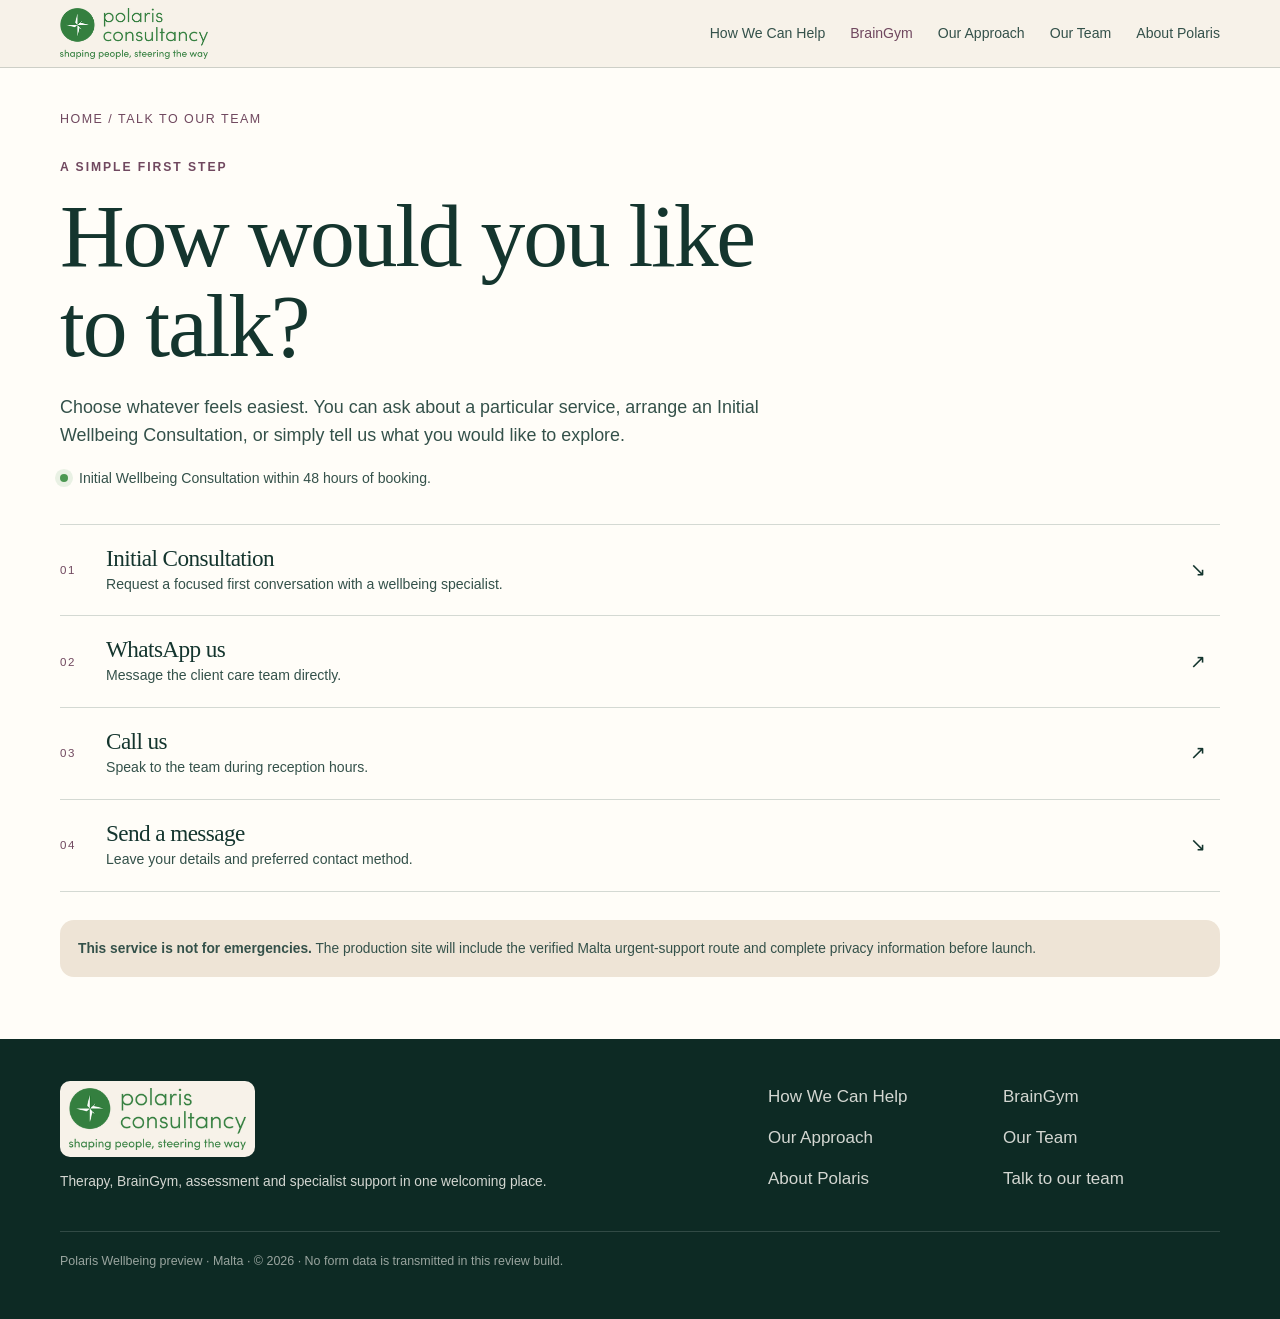
<file: talk-to-our-team.html>
<!doctype html>
<html lang="en-GB">
<head>
  <meta charset="utf-8">
  <meta name="viewport" content="width=device-width, initial-scale=1, viewport-fit=cover">
  <meta name="robots" content="noindex,nofollow">
  <meta name="description" content="Choose the easiest way to speak with the Polaris Wellbeing team.">
  <meta name="theme-color" content="#f7f2e9">
  <title>Talk to our team | Polaris Wellbeing</title>
  <link rel="icon" href="assets/favicon.png" type="image/png">
  <link rel="stylesheet" href="styles.css">
  <script src="site.js" defer></script>
</head>
<body class="contact-page">
<a class="skip-link" href="#main">Skip to content</a>
<header class="site-header">
  <div class="shell header-inner">
    <a class="brand" href="index.html" aria-label="Polaris Wellbeing home">
      <img src="assets/polaris-mark.png" alt="" width="34" height="34">
    </a>
    <nav class="desktop-nav" aria-label="Primary navigation"><a href="how-we-can-help.html">How We Can Help</a><a href="braingym.html" class="nav-braingym">BrainGym</a><a href="our-approach.html">Our Approach</a><a href="our-team.html">Our Team</a><a href="about-polaris.html">About Polaris</a></nav>
    <button class="menu-toggle" type="button" aria-label="Open menu" aria-expanded="false" aria-controls="mobile-navigation" data-menu-toggle>
      <span class="menu-lines" aria-hidden="true"></span>
    </button>
  </div>
</header>
<nav class="mobile-nav" id="mobile-navigation" aria-label="Mobile navigation" data-mobile-nav>
  <a href="how-we-can-help.html">How We Can Help</a><a href="braingym.html" class="nav-braingym">BrainGym</a><a href="our-approach.html">Our Approach</a><a href="our-team.html">Our Team</a><a href="about-polaris.html">About Polaris</a>
  <a class="button button--wide" href="talk-to-our-team.html">Talk to our team</a>
</nav>
<main id="main">
  <section class="page-hero section--paper"><div class="shell"><p class="breadcrumbs"><a href="index.html">Home</a> / Talk to our team</p><div class="contact-intro"><p class="eyebrow">A simple first step</p><h1>How would you like to talk?</h1><p class="lead">Choose whatever feels easiest. You can ask about a particular service, arrange an Initial Wellbeing Consultation, or simply tell us what you would like to explore.</p><p class="promise">Initial Wellbeing Consultation within 48 hours of booking.</p></div>
    <div class="contact-methods">
      <a class="contact-method" href="#request-form" data-reveal-request><span class="num">01</span><div><h3>Initial Consultation</h3><p>Request a focused first conversation with a wellbeing specialist.</p></div><span class="arrow" aria-hidden="true">↘</span></a>
      <a class="contact-method" href="https://wa.me/35699908292" rel="noopener"><span class="num">02</span><div><h3>WhatsApp us</h3><p>Message the client care team directly.</p></div><span class="arrow" aria-hidden="true">↗</span></a>
      <a class="contact-method" href="tel:+35699908292"><span class="num">03</span><div><h3>Call us</h3><p>Speak to the team during reception hours.</p></div><span class="arrow" aria-hidden="true">↗</span></a>
      <a class="contact-method" href="#request-form" data-reveal-request><span class="num">04</span><div><h3>Send a message</h3><p>Leave your details and preferred contact method.</p></div><span class="arrow" aria-hidden="true">↘</span></a>
    </div>
    <p class="contact-note"><strong>This service is not for emergencies.</strong> The production site will include the verified Malta urgent-support route and complete privacy information before launch.</p>
    <section class="request-panel" id="request-form" hidden tabindex="-1" aria-labelledby="request-title">
      <p class="eyebrow">Send us a message</p><h2 id="request-title">Tell us how to reach you.</h2><p class="muted">Keep this first message brief. Please do not include highly sensitive medical or clinical information.</p>
      <form class="form-grid" data-preview-form>
        <div class="form-grid two"><div class="field"><label for="name">Your name</label><input id="name" name="name" autocomplete="name" required></div><div class="field"><label for="enquiry-for">Who is the enquiry for?</label><select id="enquiry-for" name="enquiry_for"><option>Myself</option><option>My child or young person</option><option>My partner or family</option><option>Someone else</option><option>An organisation</option></select></div></div>
        <fieldset class="field fieldset"><legend>How would you prefer us to contact you?</legend><div class="radio-row"><label class="radio-chip"><input type="radio" name="contact" value="whatsapp" checked><span>WhatsApp</span></label><label class="radio-chip"><input type="radio" name="contact" value="phone"><span>Phone</span></label><label class="radio-chip"><input type="radio" name="contact" value="email"><span>Email</span></label></div></fieldset>
        <div class="form-grid two"><div class="field"><label for="phone">Phone number</label><input id="phone" name="phone" type="tel" autocomplete="tel"></div><div class="field"><label for="email">Email address</label><input id="email" name="email" type="email" autocomplete="email"></div></div>
        <div class="field"><label for="message">What would you like to explore? <span class="muted">Optional</span></label><textarea id="message" name="message"></textarea></div>
        <label class="consent"><input type="checkbox" required><span>I understand this is a non-production preview and that this form will not transmit or store my information.</span></label>
        <button class="button" type="submit">Send preview message</button>
        <p class="form-status" data-form-status hidden tabindex="-1"></p>
      </form>
    </section>
  </div></section>
</main>
<footer class="site-footer">
  <div class="shell">
    <div class="footer-grid">
      <div>
        <a class="footer-brand" href="index.html"><img src="assets/polaris-mark.png" alt=""></a>
        <p class="small">Therapy, BrainGym, assessment and specialist support in one welcoming place.</p>
      </div>
      <nav class="footer-links" aria-label="Footer navigation">
        <a href="how-we-can-help.html">How We Can Help</a>
        <a href="braingym.html">BrainGym</a>
        <a href="our-approach.html">Our Approach</a>
        <a href="our-team.html">Our Team</a>
        <a href="about-polaris.html">About Polaris</a>
        <a href="talk-to-our-team.html">Talk to our team</a>
      </nav>
    </div>
    <div class="footer-meta">Polaris Wellbeing preview · Malta · © <span data-year></span> · No form data is transmitted in this review build.</div>
  </div>
</footer>

</body>
</html>
</file>
<file: styles.css>
@import url('styles-v03-base.css');

/* Controlled mobile-first corrections: retain existing v0.3 design. */
.header-cta {
  display: none !important;
}

.brand {
  flex: 0 0 auto;
  overflow: visible;
}

.brand img {
  display: block !important;
  width: auto !important;
  height: 50px !important;
  max-width: 143px !important;
  max-height: 50px !important;
  object-fit: contain !important;
  object-position: left center !important;
}

.footer-brand {
  display: inline-flex;
  width: fit-content;
  padding: 7px 9px;
  border-radius: 10px;
  background: var(--cream);
}

.footer-brand img {
  display: block !important;
  width: auto !important;
  height: 58px !important;
  max-width: 166px !important;
  max-height: 58px !important;
  object-fit: contain !important;
  object-position: left center !important;
}

.hero-caption {
  display: none !important;
}

@media (min-width: 760px) {
  .brand img {
    height: 52px !important;
    max-width: 149px !important;
    max-height: 52px !important;
  }

  .footer-brand img {
    height: 62px !important;
    max-width: 177px !important;
    max-height: 62px !important;
  }
}
</file>
